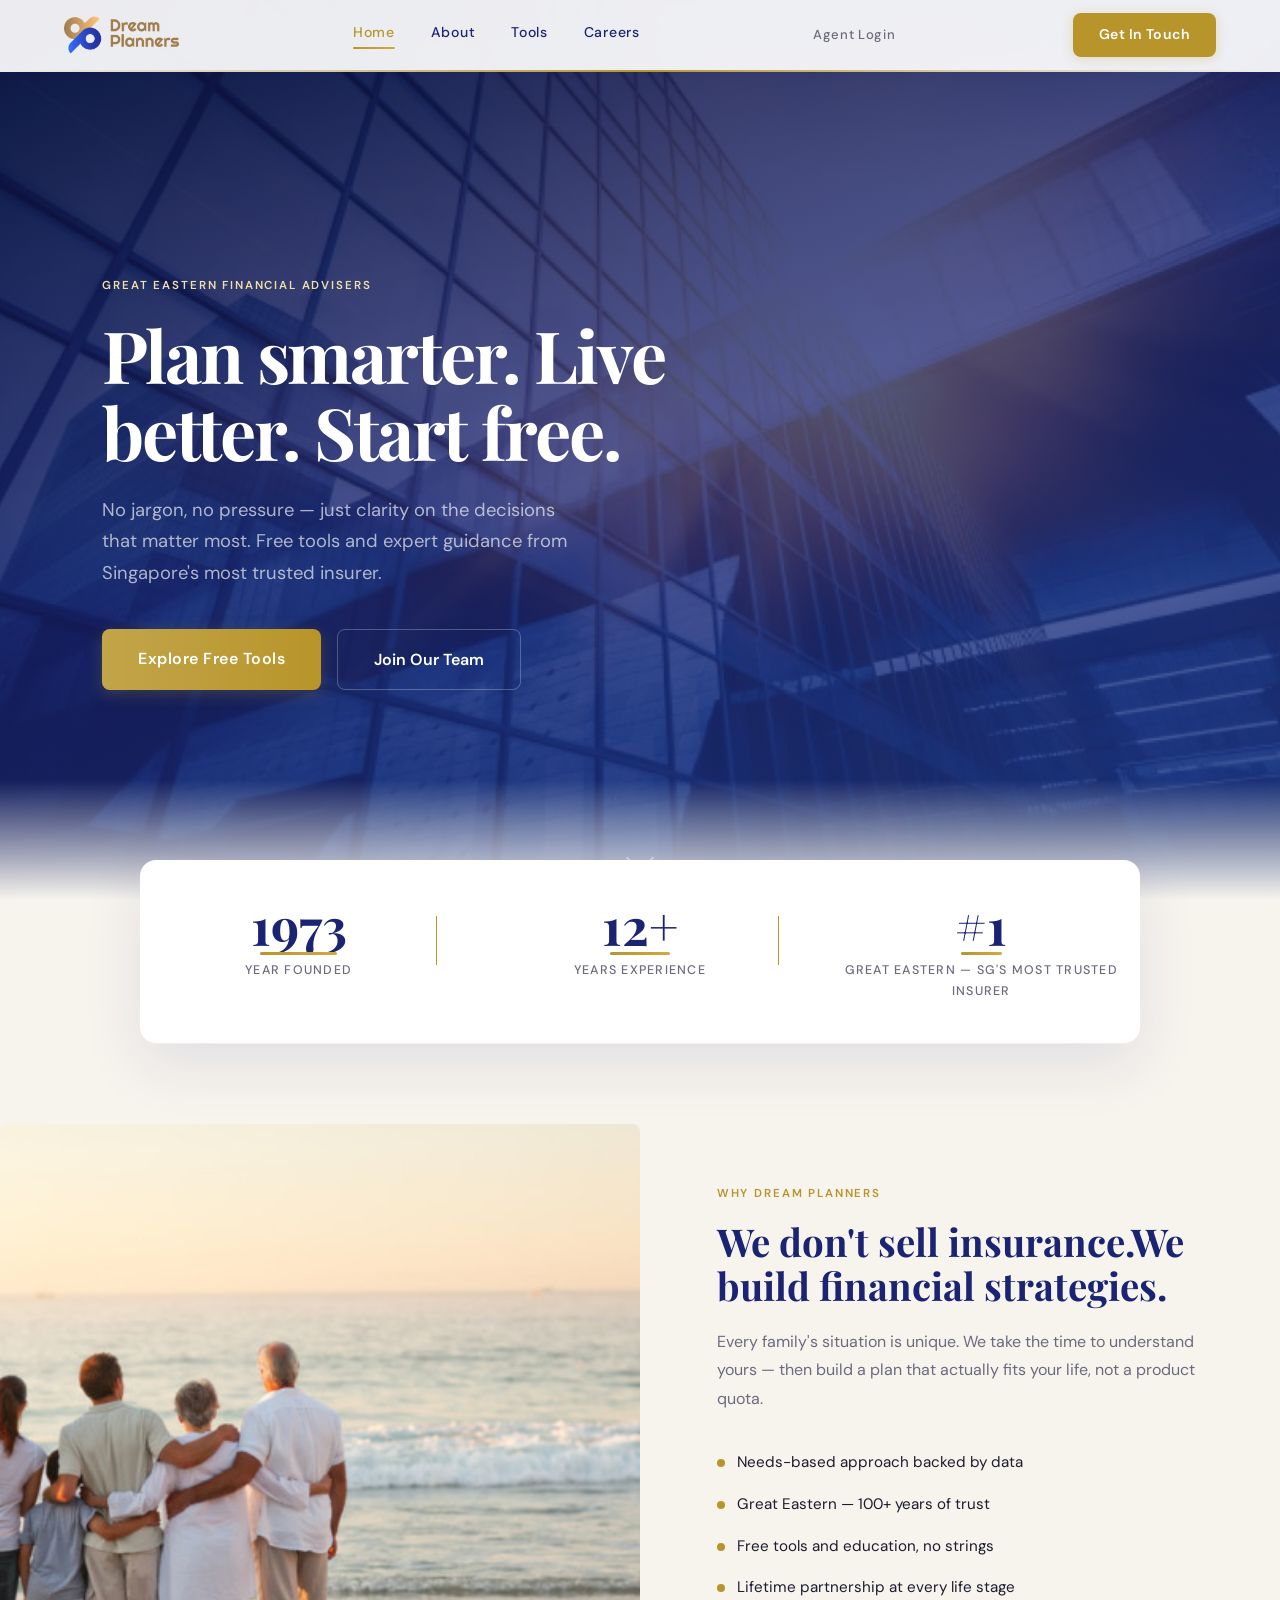
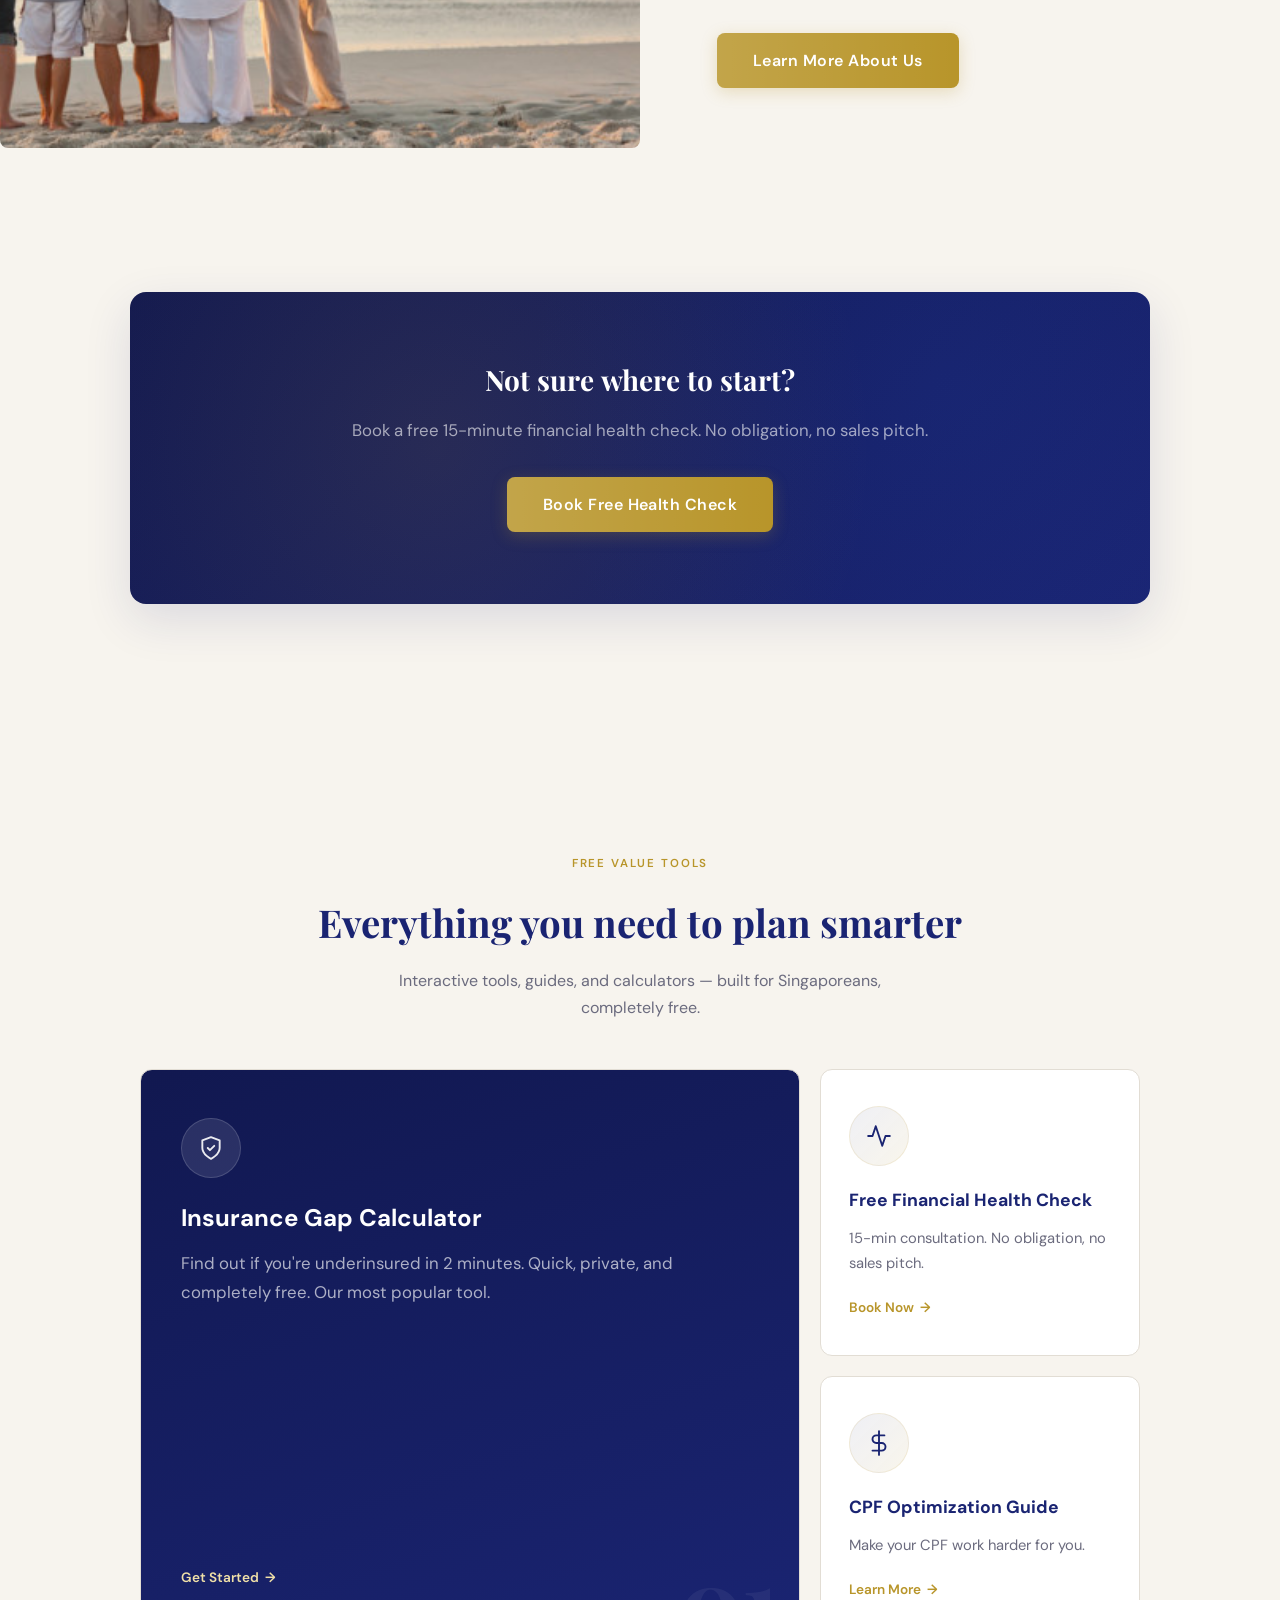
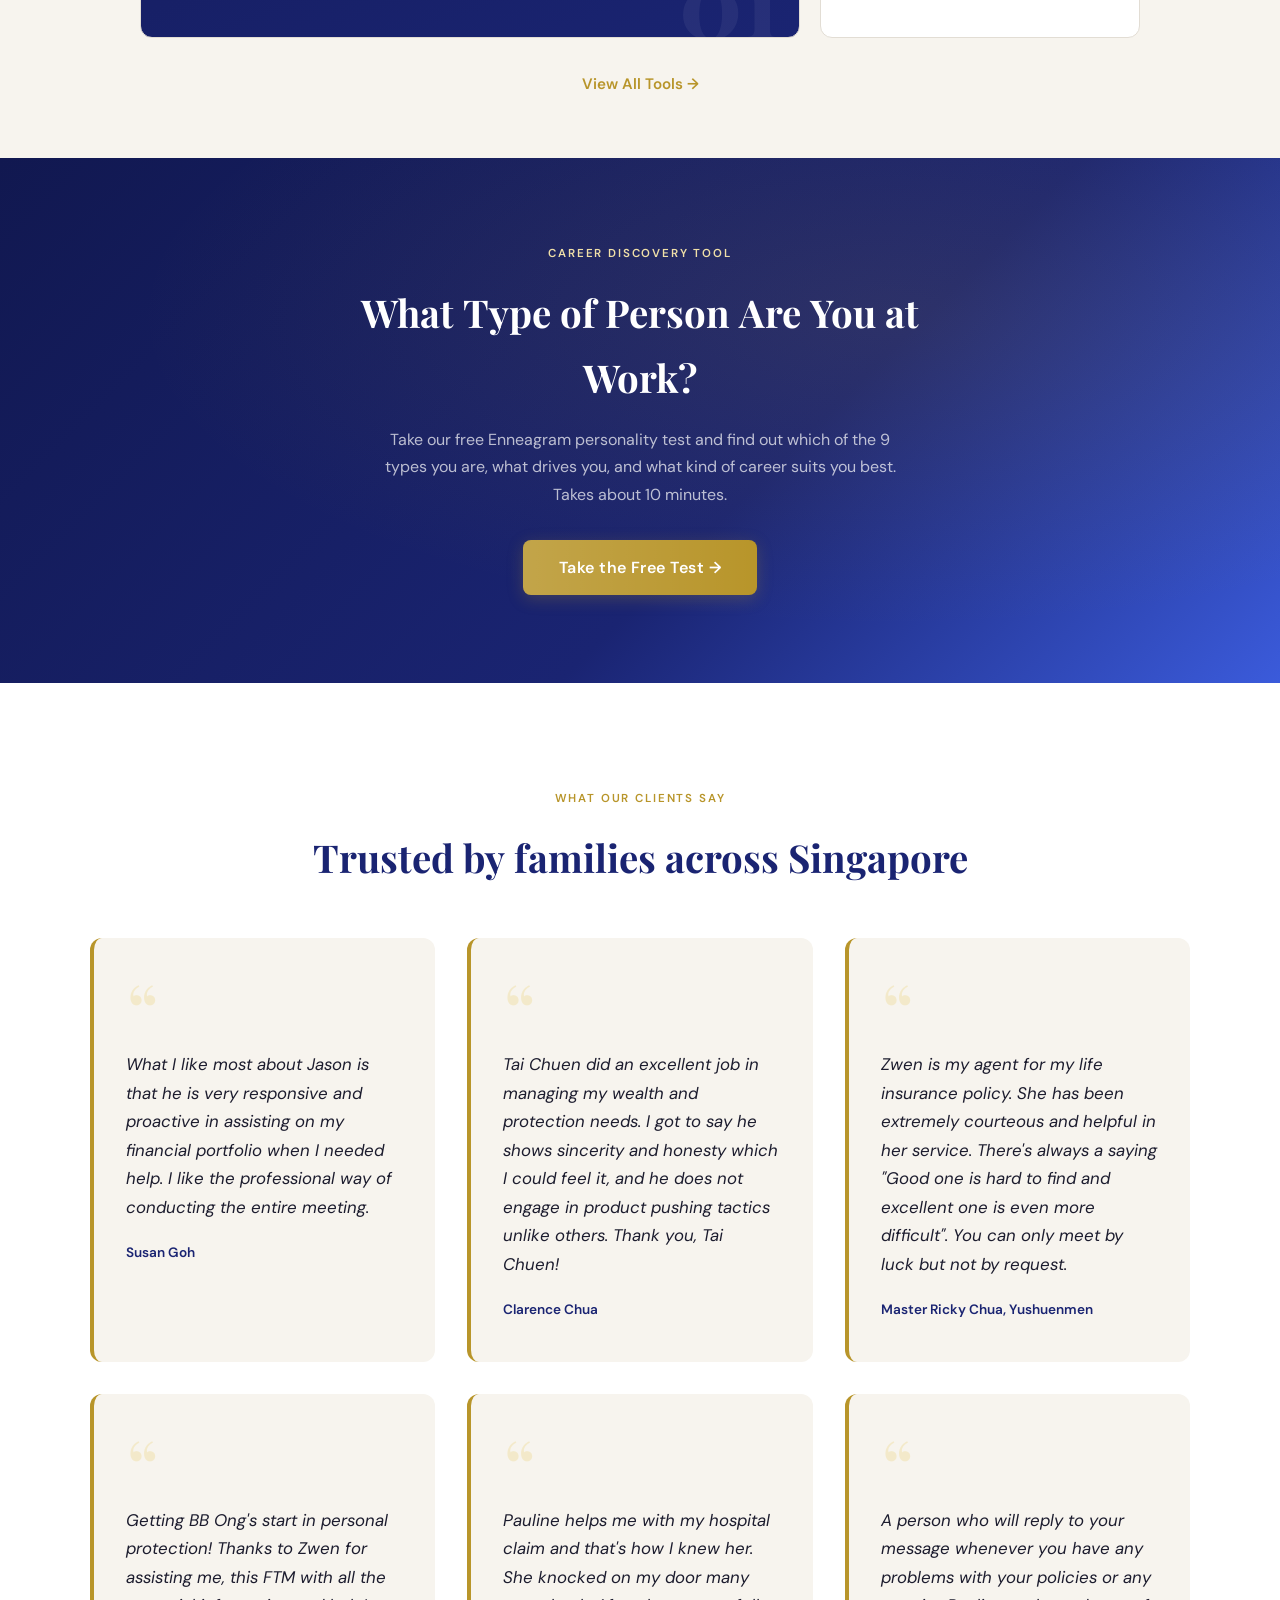
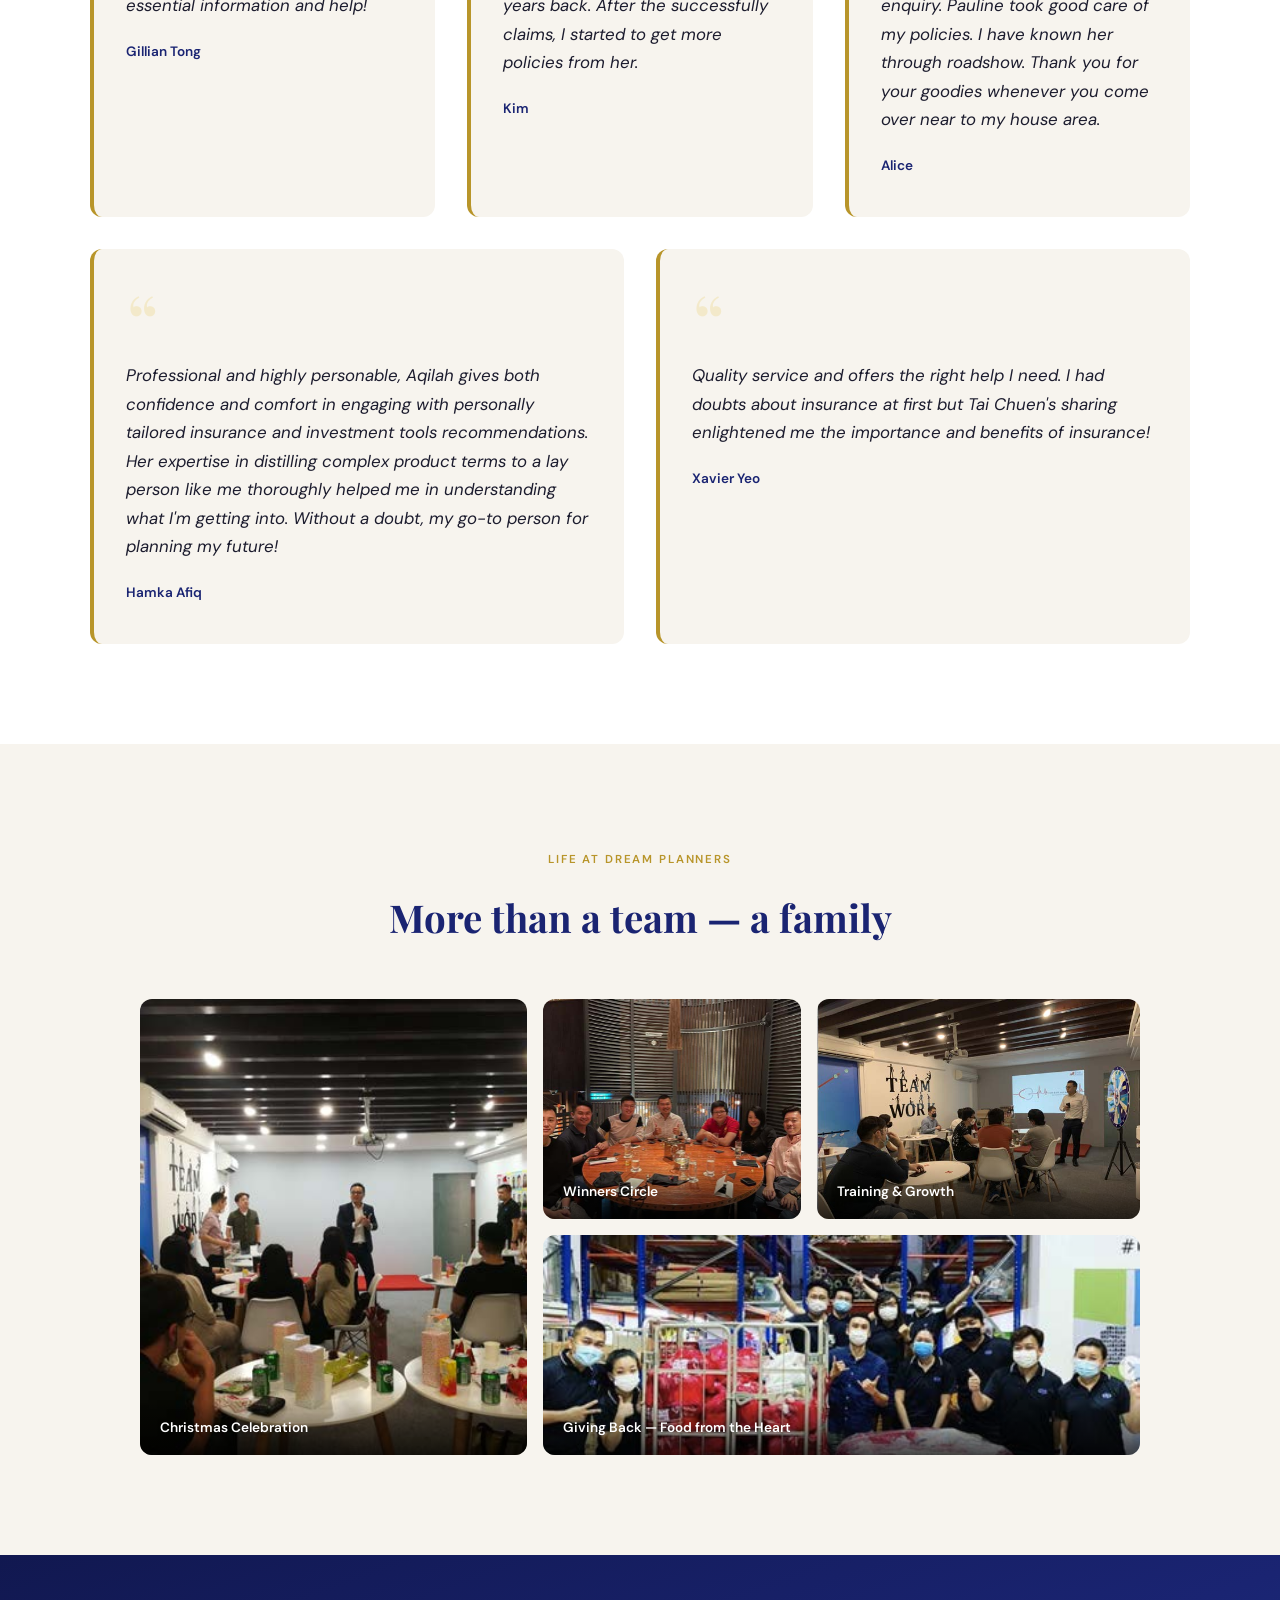
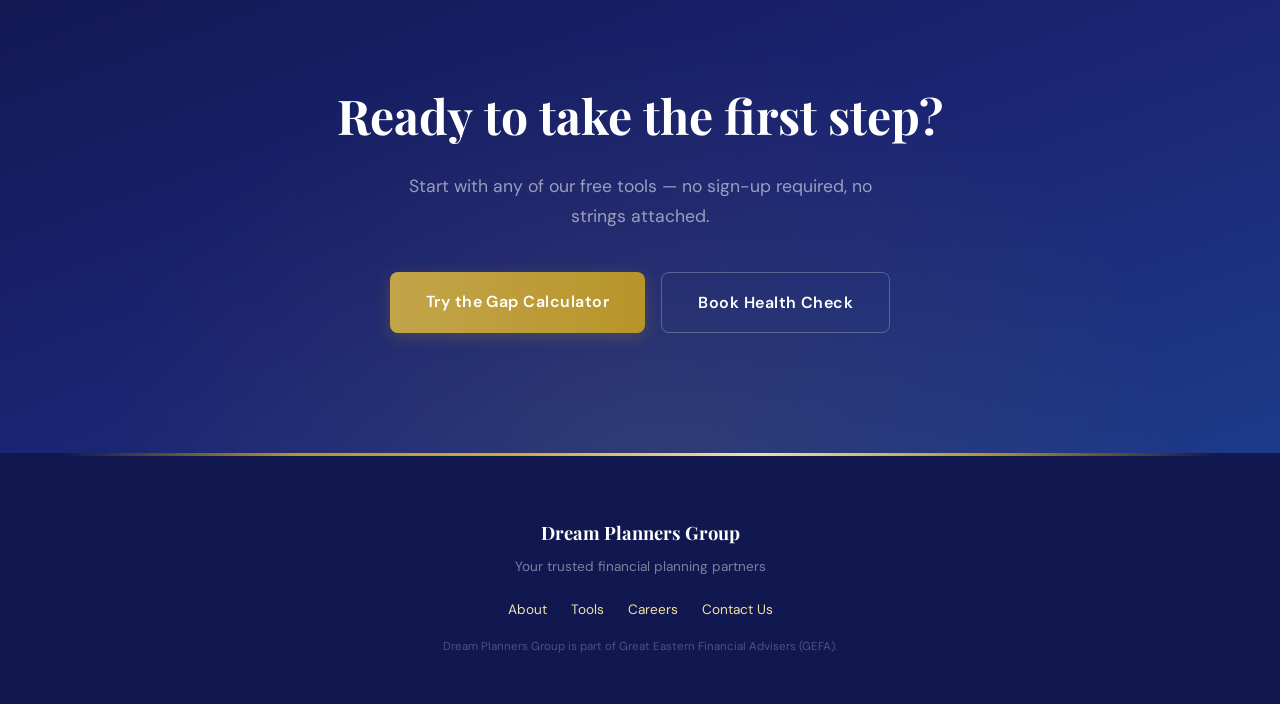
<file: index.html>
<!DOCTYPE html>
<html lang="en">
<head>
    <meta charset="UTF-8">
    <link rel="icon" type="image/png" href="logo.png">
    <meta name="viewport" content="width=device-width, initial-scale=1.0">
    <title>Dream Planners Group — Your Trusted Financial Planning Partners</title>
    <link rel="stylesheet" href="style.css">
    <style>
        /* === HOMEPAGE-SPECIFIC PREMIUM OVERRIDES === */

        /* HERO — full screen, cinematic */
        .home-hero {
            min-height: 100vh;
            background: linear-gradient(160deg, rgba(11,15,55,0.92) 0%, rgba(26,36,114,0.75) 50%, rgba(30,58,138,0.85) 100%), url('images/hero-building.jpg') center/cover no-repeat fixed;
            display: flex; align-items: center; justify-content: flex-start;
            text-align: left; padding: 140px 8vw 80px;
            position: relative; overflow: hidden;
        }
        .home-hero::after {
            content: ''; position: absolute; bottom: 0; left: 0; right: 0;
            height: 120px;
            background: linear-gradient(to top, var(--cream), transparent);
            z-index: 1;
        }
        .home-hero-content { position: relative; z-index: 2; max-width: 650px; }
        .home-hero-content .dpg-section-label { color: var(--gold-pale); margin-bottom: 20px; }
        .home-hero-content h1 {
            font-size: clamp(2.5rem, 6vw, 4.5rem); font-weight: 700;
            color: var(--white); line-height: 1.08; margin-bottom: 24px;
            letter-spacing: -0.03em;
        }
        .home-hero-content h1 em {
            font-style: normal; color: var(--gold-pale);
            text-decoration: underline; text-decoration-color: var(--gold);
            text-underline-offset: 6px; text-decoration-thickness: 3px;
        }
        .home-hero-content p {
            font-size: 1.15rem; color: rgba(255,255,255,0.65); max-width: 480px;
            margin-bottom: 40px; line-height: 1.7;
        }
        .home-hero-btns { display: flex; gap: 16px; flex-wrap: wrap; }
        .home-hero-btns .dpg-btn { padding: 16px 36px; font-size: 1rem; text-decoration: none; }
        .btn-ghost {
            background: transparent; border: 1px solid rgba(255,255,255,0.25);
            color: var(--white); padding: 16px 36px; font-size: 1rem;
            text-decoration: none; border-radius: var(--radius-sm, 8px);
            font-family: 'DM Sans', sans-serif; font-weight: 600;
            transition: all 0.3s ease; cursor: pointer; display: inline-block;
        }
        .btn-ghost:hover { background: rgba(255,255,255,0.1); border-color: var(--gold-pale); }

        /* WAVE DIVIDER */
        .wave-divider { width: 100%; line-height: 0; margin-top: -1px; }
        .wave-divider svg { display: block; width: 100%; height: auto; }

        /* TRUST BAR — horizontal with big numbers */
        .home-trust {
            display: grid; grid-template-columns: repeat(3, 1fr); align-items: start;
            max-width: 1000px; margin: -40px auto 0; position: relative; z-index: 10;
            background: var(--white); border-radius: var(--radius-lg, 16px);
            box-shadow: 0 20px 60px rgba(26,36,114,0.1);
            padding: 40px 20px;
        }
        .home-trust-item { text-align: center; position: relative; }
        .home-trust-item:not(:last-child)::after {
            content: ''; position: absolute; right: 0; top: 20%; height: 60%;
            width: 1px; background: var(--gold, #b8952a);
        }
        .home-trust-num {
            font-family: 'Playfair Display', serif; font-size: clamp(2rem, 4vw, 3.5rem);
            font-weight: 700; color: var(--navy); line-height: 1;
        }
        .home-trust-label {
            font-size: 0.78rem; color: var(--muted); margin-top: 6px;
            text-transform: uppercase; letter-spacing: 0.1em; font-weight: 500;
        }

        /* SPLIT SECTION — image left, text right (or reversed) */
        .split-section {
            display: grid; grid-template-columns: 1fr 1fr; gap: 0;
            min-height: 500px; overflow: hidden;
        }
        .split-section.reverse { direction: rtl; }
        .split-section.reverse > * { direction: ltr; }
        .split-img {
            overflow: hidden; position: relative;
        }
        .split-img img {
            width: 100%; height: 100%; object-fit: cover;
            transition: transform 0.6s cubic-bezier(0.16, 1, 0.3, 1);
        }
        .split-img:hover img { transform: scale(1.04); }
        .split-text {
            display: flex; flex-direction: column; justify-content: center;
            padding: 60px 6vw;
        }
        .split-text .dpg-section-label { margin-bottom: 16px; }
        .split-text h2 {
            font-size: clamp(1.6rem, 3vw, 2.4rem); font-weight: 700;
            color: var(--navy); line-height: 1.15; margin-bottom: 20px;
        }
        .split-text p { color: var(--muted); font-size: 1rem; line-height: 1.8; margin-bottom: 16px; }
        .split-text .feature-list { list-style: none; padding: 0; margin: 12px 0 24px; }
        .split-text .feature-list li {
            padding: 8px 0; font-size: 0.95rem; color: var(--text);
            display: flex; align-items: center; gap: 12px;
        }
        .split-text .feature-list li::before {
            content: ''; width: 8px; height: 8px; border-radius: 50%;
            background: var(--gold); flex-shrink: 0;
        }

        /* DARK SECTION */
        .dark-section {
            background: linear-gradient(160deg, var(--navy-dark) 0%, var(--navy) 100%);
            padding: 100px 5vw; position: relative; overflow: hidden;
        }
        .dark-section::before {
            content: ''; position: absolute; top: -50%; right: -20%;
            width: 600px; height: 600px; border-radius: 50%;
            background: radial-gradient(circle, rgba(184,149,42,0.08), transparent 70%);
        }
        .dark-section h2 { color: var(--white); }
        .dark-section p { color: rgba(255,255,255,0.6); }
        .dark-section .dpg-section-label { color: var(--gold-pale); }

        /* BENTO GRID — mixed sizes for tools */
        .bento-grid {
            display: grid; gap: 20px; max-width: 1000px; margin: 0 auto;
            grid-template-columns: repeat(3, 1fr);
            grid-template-rows: auto auto;
        }
        .bento-grid .bento-card {
            background: var(--white); border-radius: var(--radius-md, 12px);
            padding: 36px 28px; position: relative; overflow: hidden;
            border: 1px solid var(--border);
            transition: all 0.4s cubic-bezier(0.16, 1, 0.3, 1);
            text-decoration: none; color: inherit; display: flex; flex-direction: column;
        }
        .bento-grid .bento-card:hover {
            transform: translateY(-6px);
            box-shadow: 0 20px 50px rgba(26,36,114,0.12);
            border-color: var(--gold-pale);
        }
        .bento-grid .bento-featured {
            grid-column: span 2; grid-row: span 2;
            background: linear-gradient(160deg, var(--navy-dark), var(--navy));
            color: var(--white); padding: 48px 40px;
        }
        .bento-featured .dpg-card-title { color: var(--white); font-size: 1.5rem; }
        .bento-featured .dpg-card-desc { color: rgba(255,255,255,0.65); font-size: 1.05rem; }
        .bento-featured .dpg-card-btn { color: var(--gold-pale); }
        .bento-featured .bento-number {
            font-family: 'Playfair Display', serif; font-size: 6rem;
            font-weight: 800; color: rgba(255,255,255,0.06); position: absolute;
            bottom: -10px; right: 20px; line-height: 1;
        }
        .bento-card .dpg-icon-circle { margin-bottom: 20px; }
        .bento-card .dpg-card-title { margin-bottom: 10px; }
        .bento-card .dpg-card-desc { flex: 1; margin-bottom: 20px; }
        .bento-featured .dpg-icon-circle { background: rgba(255,255,255,0.1); border-color: rgba(255,255,255,0.15); }
        .bento-featured .dpg-icon-circle svg { stroke: rgba(255,255,255,0.9); }

        /* TESTIMONIAL — editorial style */
        .testimonial-section { padding: 100px 5vw; background: var(--white); }
        .testimonial-marquee {
            display: flex; gap: 32px; max-width: 1100px; margin: 0 auto;
        }
        .testimonial-card {
            flex: 1; min-width: 300px; padding: 40px 32px;
            background: var(--cream); border-radius: var(--radius-md, 12px);
            position: relative; border-left: 4px solid var(--gold);
        }
        .testimonial-card .quote-mark {
            font-family: 'Playfair Display', serif; font-size: 5rem;
            color: var(--gold-pale); line-height: 0.8; margin-bottom: 8px;
            opacity: 0.5;
        }
        .testimonial-card p {
            font-size: 1.05rem; color: var(--text); line-height: 1.7;
            font-style: italic; margin-bottom: 20px;
        }
        .testimonial-card cite {
            font-style: normal; font-size: 0.85rem; font-weight: 600;
            color: var(--navy); display: block;
        }
        .testimonial-card .cite-role {
            font-weight: 400; color: var(--muted); font-size: 0.8rem;
        }

        /* CULTURE — overlapping photo grid */
        .culture-section { padding: 100px 5vw; overflow: hidden; }
        .culture-grid {
            display: grid; grid-template-columns: 1.2fr 0.8fr 1fr;
            grid-template-rows: 220px 220px;
            gap: 16px; max-width: 1000px; margin: 0 auto;
        }
        .culture-grid .culture-item {
            border-radius: var(--radius-md, 12px); overflow: hidden; position: relative;
        }
        .culture-grid .culture-item img {
            width: 100%; height: 100%; object-fit: cover;
            transition: transform 0.5s ease;
        }
        .culture-grid .culture-item:hover img { transform: scale(1.06); }
        .culture-grid .culture-item .culture-label {
            position: absolute; bottom: 0; left: 0; right: 0;
            padding: 16px 20px; background: linear-gradient(to top, rgba(0,0,0,0.7), transparent);
            color: white; font-size: 0.85rem; font-weight: 600;
        }
        .culture-grid .culture-tall { grid-row: span 2; }
        .culture-grid .culture-wide { grid-column: span 2; }

        /* FINAL CTA — full width, dramatic */
        .home-final-cta {
            background: linear-gradient(160deg, var(--navy-dark), var(--navy), #1e3a8a);
            padding: 120px 5vw; text-align: center; position: relative; overflow: hidden;
        }
        .home-final-cta::before {
            content: ''; position: absolute; inset: 0;
            background: radial-gradient(ellipse at 50% 100%, rgba(184,149,42,0.12), transparent 60%);
        }
        .home-final-cta > * { position: relative; z-index: 1; }
        .home-final-cta h2 {
            font-size: clamp(2rem, 4vw, 3rem); color: var(--white);
            margin-bottom: 16px;
        }
        .home-final-cta p {
            color: rgba(255,255,255,0.55); font-size: 1.1rem;
            max-width: 500px; margin: 0 auto 40px;
        }

        /* RESPONSIVE */
        @media (max-width: 768px) {
            .home-hero { padding: 120px 24px 80px; text-align: center; }
            .home-hero-content { max-width: 100%; }
            .home-hero-content p { max-width: 100%; }
            .home-hero-btns { justify-content: center; }
            .home-trust { grid-template-columns: repeat(2, 1fr); margin: -30px 16px 0; gap: 24px; padding: 32px 16px; }
            .home-trust-item:nth-child(2)::after { display: none; }
            .split-section { grid-template-columns: 1fr; min-height: auto; }
            .split-section.reverse { direction: ltr; }
            .split-img { height: 300px; }
            .split-text { padding: 40px 24px; }
            .bento-grid { grid-template-columns: 1fr; }
            .bento-grid .bento-featured { grid-column: span 1; grid-row: span 1; }
            .testimonial-marquee { flex-direction: column; }
            .culture-grid { grid-template-columns: 1fr 1fr; grid-template-rows: auto; }
            .culture-grid .culture-tall { grid-row: span 1; }
            .home-final-cta > div { flex-direction: column; align-items: center; }
        }
        @media (max-width: 480px) {
            .home-hero { padding: 100px 20px 60px; }
            .home-hero-btns { flex-direction: column; align-items: center; }
            .btn-ghost { width: 100%; text-align: center; padding: 14px 24px; }
            .home-trust { grid-template-columns: 1fr; margin: -20px 16px 0; }
            .home-trust-item::after { display: none !important; }
            .culture-grid { grid-template-columns: 1fr; grid-template-rows: auto; grid-auto-rows: 220px; }
            .culture-grid .culture-item, .culture-grid .culture-wide { grid-column: 1; grid-row: auto; height: 220px; }
            .culture-grid .culture-tall { grid-row: span 1; }
            .home-final-cta { padding: 48px 20px; }
            .home-final-cta h2 { font-size: 1.5rem; }
            .home-final-cta .dpg-btn, .home-final-cta .btn-ghost { width: 100%; text-align: center; }
        }
    </style>
</head>
<body>

<nav class="dpg-nav">
    <a class="dpg-nav-logo" href="index.html"><img src="logo.png" alt="Dream Planners Group"></a>
    <div class="dpg-nav-links">
        <a href="index.html" class="active">Home</a>
        <a href="about.html">About</a>
        <a href="tools.html">Tools</a>
        <a href="careers.html">Careers</a>
    </div>
    <a href="agent-login.html" class="dpg-nav-agent-login">Agent Login</a>
    <a href="contact.html" class="dpg-nav-cta">Get In Touch</a>
    <button class="dpg-hamburger" onclick="document.querySelector('.dpg-hamburger').classList.toggle('open'); document.querySelector('.dpg-mobile-menu').classList.toggle('open');">
        <span></span><span></span><span></span>
    </button>
</nav>
<div class="dpg-mobile-menu">
    <a href="index.html" class="active">Home</a>
    <a href="about.html">About</a>
    <a href="tools.html">Tools</a>
    <a href="careers.html">Careers</a>
    <a href="agent-login.html">Agent Login</a>
    <a href="contact.html">Get In Touch</a>
</div>

<!-- ====== HERO ====== -->
<section class="home-hero">
    <div class="home-hero-content dpg-fade-in">
        <div class="dpg-section-label">Great Eastern Financial Advisers</div>
        <h1>Plan smarter. <br>Live better. <br>Start <em>free</em>.</h1>
        <p>No jargon, no pressure — just clarity on the decisions that matter most. Free tools and expert guidance from Singapore's most trusted insurer.</p>
        <div class="home-hero-btns">
            <a href="#tools" class="dpg-btn">Explore Free Tools</a>
            <a href="careers.html" class="btn-ghost">Join Our Team</a>
        </div>
    </div>
    <div class="dpg-scroll-indicator"><span></span></div>
</section>

<!-- ====== TRUST BAR (floating card) ====== -->
<div class="home-trust dpg-trust-bar dpg-fade-in">
    <div class="home-trust-item">
        <div class="home-trust-num dpg-trust-number">2013</div>
        <div class="home-trust-label">Year Founded</div>
    </div>
    <div class="home-trust-item">
        <div class="home-trust-num dpg-trust-number">12+</div>
        <div class="home-trust-label">Years Experience</div>
    </div>
    <div class="home-trust-item">
        <div class="home-trust-num dpg-trust-number">#1</div>
        <div class="home-trust-label">Great Eastern — SG's Most Trusted Insurer</div>
    </div>
</div>

<!-- ====== SPLIT: WHY US (image left, text right) ====== -->
<div class="split-section dpg-fade-in" style="margin-top: 80px;">
    <div class="split-img">
        <img src="images/family-beach.jpg" alt="Family financial planning">
    </div>
    <div class="split-text">
        <div class="dpg-section-label">Why Dream Planners</div>
        <h2>We don't sell insurance.<br>We build financial strategies.</h2>
        <p>Every family's situation is unique. We take the time to understand yours — then build a plan that actually fits your life, not a product quota.</p>
        <ul class="feature-list">
            <li>Needs-based approach backed by data</li>
            <li>Great Eastern — 100+ years of trust</li>
            <li>Free tools and education, no strings</li>
            <li>Lifetime partnership at every life stage</li>
        </ul>
        <a href="about.html" class="dpg-btn" style="text-decoration:none; width:fit-content;">Learn More About Us</a>
    </div>
</div>

<!-- ====== CTA BANNER ====== -->
<div class="dpg-container dpg-fade-in">
    <div class="dpg-cta-banner">
        <h2>Not sure where to start?</h2>
        <p>Book a free 15-minute financial health check. No obligation, no sales pitch.</p>
        <a href="health-check.html" class="dpg-btn" style="text-decoration:none;">Book Free Health Check</a>
    </div>
</div>


<!-- ====== TOOLS — BENTO GRID ====== -->
<div id="tools" style="padding: 100px 5vw 60px;">
    <div style="text-align:center; margin-bottom:48px;">
        <div class="dpg-section-label">Free Value Tools</div>
        <h2 style="font-size: clamp(1.6rem, 3vw, 2.4rem); font-weight:700; color:var(--navy); margin-bottom:12px;">Everything you need to plan smarter</h2>
        <p style="color:var(--muted); max-width:500px; margin:0 auto;">Interactive tools, guides, and calculators — built for Singaporeans, completely free.</p>
    </div>
    <div class="bento-grid dpg-fade-in">
        <a href="gap-calculator.html" class="bento-card bento-featured">
            <div class="dpg-icon-circle" style="background:rgba(255,255,255,0.1); border-color:rgba(255,255,255,0.15);"><svg xmlns="http://www.w3.org/2000/svg" viewBox="0 0 24 24" fill="none" stroke-linecap="round" stroke-linejoin="round"><path d="M12 22s8-4 8-10V5l-8-3-8 3v7c0 6 8 10 8 10z"/><polyline points="9 12 11 14 15 10"/></svg></div>
            <div class="dpg-card-title">Insurance Gap Calculator</div>
            <div class="dpg-card-desc">Find out if you're underinsured in 2 minutes. Quick, private, and completely free. Our most popular tool.</div>
            <span class="dpg-card-btn">Get Started <span class="arrow">&rarr;</span></span>
            <div class="bento-number">01</div>
        </a>
        <a href="health-check.html" class="bento-card">
            <div class="dpg-icon-circle"><svg xmlns="http://www.w3.org/2000/svg" viewBox="0 0 24 24" fill="none" stroke-linecap="round" stroke-linejoin="round"><polyline points="22 12 18 12 15 21 9 3 6 12 2 12"/></svg></div>
            <div class="dpg-card-title">Free Financial Health Check</div>
            <div class="dpg-card-desc">15-min consultation. No obligation, no sales pitch.</div>
            <span class="dpg-card-btn">Book Now <span class="arrow">&rarr;</span></span>
        </a>
        <a href="cpf-guide.html" class="bento-card">
            <div class="dpg-icon-circle"><svg xmlns="http://www.w3.org/2000/svg" viewBox="0 0 24 24" fill="none" stroke-linecap="round" stroke-linejoin="round"><line x1="12" y1="1" x2="12" y2="23"/><path d="M17 5H9.5a3.5 3.5 0 0 0 0 7h5a3.5 3.5 0 0 1 0 7H6"/></svg></div>
            <div class="dpg-card-title">CPF Optimization Guide</div>
            <div class="dpg-card-desc">Make your CPF work harder for you.</div>
            <span class="dpg-card-btn">Learn More <span class="arrow">&rarr;</span></span>
        </a>
    </div>
    <div style="text-align:center; margin-top:32px;">
        <a href="tools.html" style="color:var(--gold); font-weight:600; text-decoration:none; font-size:0.95rem;">View All Tools &rarr;</a>
    </div>
</div>

<!-- ====== ENNEAGRAM PROMO ====== -->
<div class="dpg-fade-in" style="background:linear-gradient(135deg,var(--navy-dark) 0%,var(--navy) 60%,var(--blue-mid) 100%); padding:80px 5vw; text-align:center; position:relative; overflow:hidden;">
    <div style="position:absolute;inset:0;background:radial-gradient(ellipse at 70% 30%,rgba(184,149,42,0.12),transparent 60%);pointer-events:none;"></div>
    <div style="position:relative;max-width:680px;margin:0 auto;">
        <div class="dpg-section-label" style="color:var(--gold-pale); margin-bottom:16px;">Career Discovery Tool</div>
        <h2 style="color:var(--white);font-size:clamp(1.6rem,3vw,2.4rem);font-weight:700;margin-bottom:16px;">What Type of Person Are You at Work?</h2>
        <p style="color:rgba(255,255,255,0.7);font-size:1rem;line-height:1.7;margin-bottom:32px;max-width:520px;margin-left:auto;margin-right:auto;">Take our free Enneagram personality test and find out which of the 9 types you are, what drives you, and what kind of career suits you best. Takes about 10 minutes.</p>
        <a href="enneagram.html" class="dpg-btn" style="text-decoration:none;padding:14px 36px;font-size:1rem;">Take the Free Test &rarr;</a>
    </div>
</div>

<!-- ====== TESTIMONIALS ====== -->
<div class="testimonial-section dpg-fade-in">
    <div style="text-align:center; margin-bottom:48px;">
        <div class="dpg-section-label">What Our Clients Say</div>
        <h2 style="font-size: clamp(1.6rem, 3vw, 2.4rem); font-weight:700; color:var(--navy);">Trusted by families across Singapore</h2>
    </div>
    <div class="testimonial-marquee" style="flex-wrap: wrap;">
        <div class="testimonial-card">
            <div class="quote-mark">&ldquo;</div>
            <p>What I like most about Jason is that he is very responsive and proactive in assisting on my financial portfolio when I needed help. I like the professional way of conducting the entire meeting.</p>
            <cite>Susan Goh</cite>
        </div>
        <div class="testimonial-card">
            <div class="quote-mark">&ldquo;</div>
            <p>Tai Chuen did an excellent job in managing my wealth and protection needs. I got to say he shows sincerity and honesty which I could feel it, and he does not engage in product pushing tactics unlike others. Thank you, Tai Chuen!</p>
            <cite>Clarence Chua</cite>
        </div>
        <div class="testimonial-card">
            <div class="quote-mark">&ldquo;</div>
            <p>Zwen is my agent for my life insurance policy. She has been extremely courteous and helpful in her service. There's always a saying "Good one is hard to find and excellent one is even more difficult". You can only meet by luck but not by request.</p>
            <cite>Master Ricky Chua, Yushuenmen</cite>
        </div>
        <div class="testimonial-card">
            <div class="quote-mark">&ldquo;</div>
            <p>Getting BB Ong's start in personal protection! Thanks to Zwen for assisting me, this FTM with all the essential information and help!</p>
            <cite>Gillian Tong</cite>
        </div>
        <div class="testimonial-card">
            <div class="quote-mark">&ldquo;</div>
            <p>Pauline helps me with my hospital claim and that's how I knew her. She knocked on my door many years back. After the successfully claims, I started to get more policies from her.</p>
            <cite>Kim</cite>
        </div>
        <div class="testimonial-card">
            <div class="quote-mark">&ldquo;</div>
            <p>A person who will reply to your message whenever you have any problems with your policies or any enquiry. Pauline took good care of my policies. I have known her through roadshow. Thank you for your goodies whenever you come over near to my house area.</p>
            <cite>Alice</cite>
        </div>
        <div class="testimonial-card">
            <div class="quote-mark">&ldquo;</div>
            <p>Professional and highly personable, Aqilah gives both confidence and comfort in engaging with personally tailored insurance and investment tools recommendations. Her expertise in distilling complex product terms to a lay person like me thoroughly helped me in understanding what I'm getting into. Without a doubt, my go-to person for planning my future!</p>
            <cite>Hamka Afiq</cite>
        </div>
        <div class="testimonial-card">
            <div class="quote-mark">&ldquo;</div>
            <p>Quality service and offers the right help I need. I had doubts about insurance at first but Tai Chuen's sharing enlightened me the importance and benefits of insurance!</p>
            <cite>Xavier Yeo</cite>
        </div>
    </div>
</div>

<!-- ====== CULTURE — overlapping photo grid ====== -->
<div class="culture-section dpg-fade-in">
    <div style="text-align:center; margin-bottom:48px;">
        <div class="dpg-section-label">Life at Dream Planners</div>
        <h2 style="font-size: clamp(1.6rem, 3vw, 2.4rem); font-weight:700; color:var(--navy);">More than a team — a family</h2>
    </div>
    <div class="culture-grid">
        <div class="culture-item culture-tall">
            <img src="images/christmas-party.jpg" alt="Christmas party">
            <div class="culture-label">Christmas Celebration</div>
        </div>
        <div class="culture-item">
            <img src="images/winners-circle.jpg" alt="Winners Circle dinner">
            <div class="culture-label">Winners Circle</div>
        </div>
        <div class="culture-item">
            <img src="images/training-session.jpg" alt="Training workshop">
            <div class="culture-label">Training &amp; Growth</div>
        </div>
        <div class="culture-item culture-wide">
            <img src="images/food-from-heart.jpg" alt="Food from the Heart volunteering">
            <div class="culture-label">Giving Back — Food from the Heart</div>
        </div>
    </div>
</div>

<!-- ====== FINAL CTA ====== -->
<div class="home-final-cta dpg-fade-in">
    <h2>Ready to take the first step?</h2>
    <p>Start with any of our free tools — no sign-up required, no strings attached.</p>
    <div style="display:flex; gap:16px; justify-content:center; flex-wrap:wrap;">
        <a href="gap-calculator.html" class="dpg-btn" style="text-decoration:none; padding:16px 36px;">Try the Gap Calculator</a>
        <a href="health-check.html" class="btn-ghost" style="padding:16px 36px; border-radius:8px; font-weight:600; font-family:'DM Sans',sans-serif; font-size:1rem; letter-spacing:0.03em; cursor:pointer; border:1px solid rgba(255,255,255,0.25); color:var(--white); text-decoration:none;">Book Health Check</a>
    </div>
</div>

<!-- FOOTER -->
<footer class="dpg-footer">
    <div class="dpg-footer-brand">Dream Planners Group</div>
    <div class="dpg-footer-tagline">Your trusted financial planning partners</div>
    <div style="display:flex; gap:24px; justify-content:center; flex-wrap:wrap; margin:16px 0;">
        <a href="about.html" style="color:var(--gold); text-decoration:none; font-size:0.85rem;">About</a>
        <a href="tools.html" style="color:var(--gold); text-decoration:none; font-size:0.85rem;">Tools</a>
        <a href="careers.html" style="color:var(--gold); text-decoration:none; font-size:0.85rem;">Careers</a>
        <a href="contact.html" style="color:var(--gold); text-decoration:none; font-size:0.85rem;">Contact Us</a>
    </div>
    <div class="dpg-footer-note">Dream Planners Group is part of Great Eastern Financial Advisers (GEFA).</div>
</footer>

<script>
const observer = new IntersectionObserver((entries) => {
    entries.forEach(entry => {
        if (entry.isIntersecting) entry.target.classList.add('visible');
    });
}, { threshold: 0.1 });
document.querySelectorAll('.dpg-fade-in').forEach(el => observer.observe(el));
</script>
<script src="premium.js"></script>

</body>
</html>
</file>
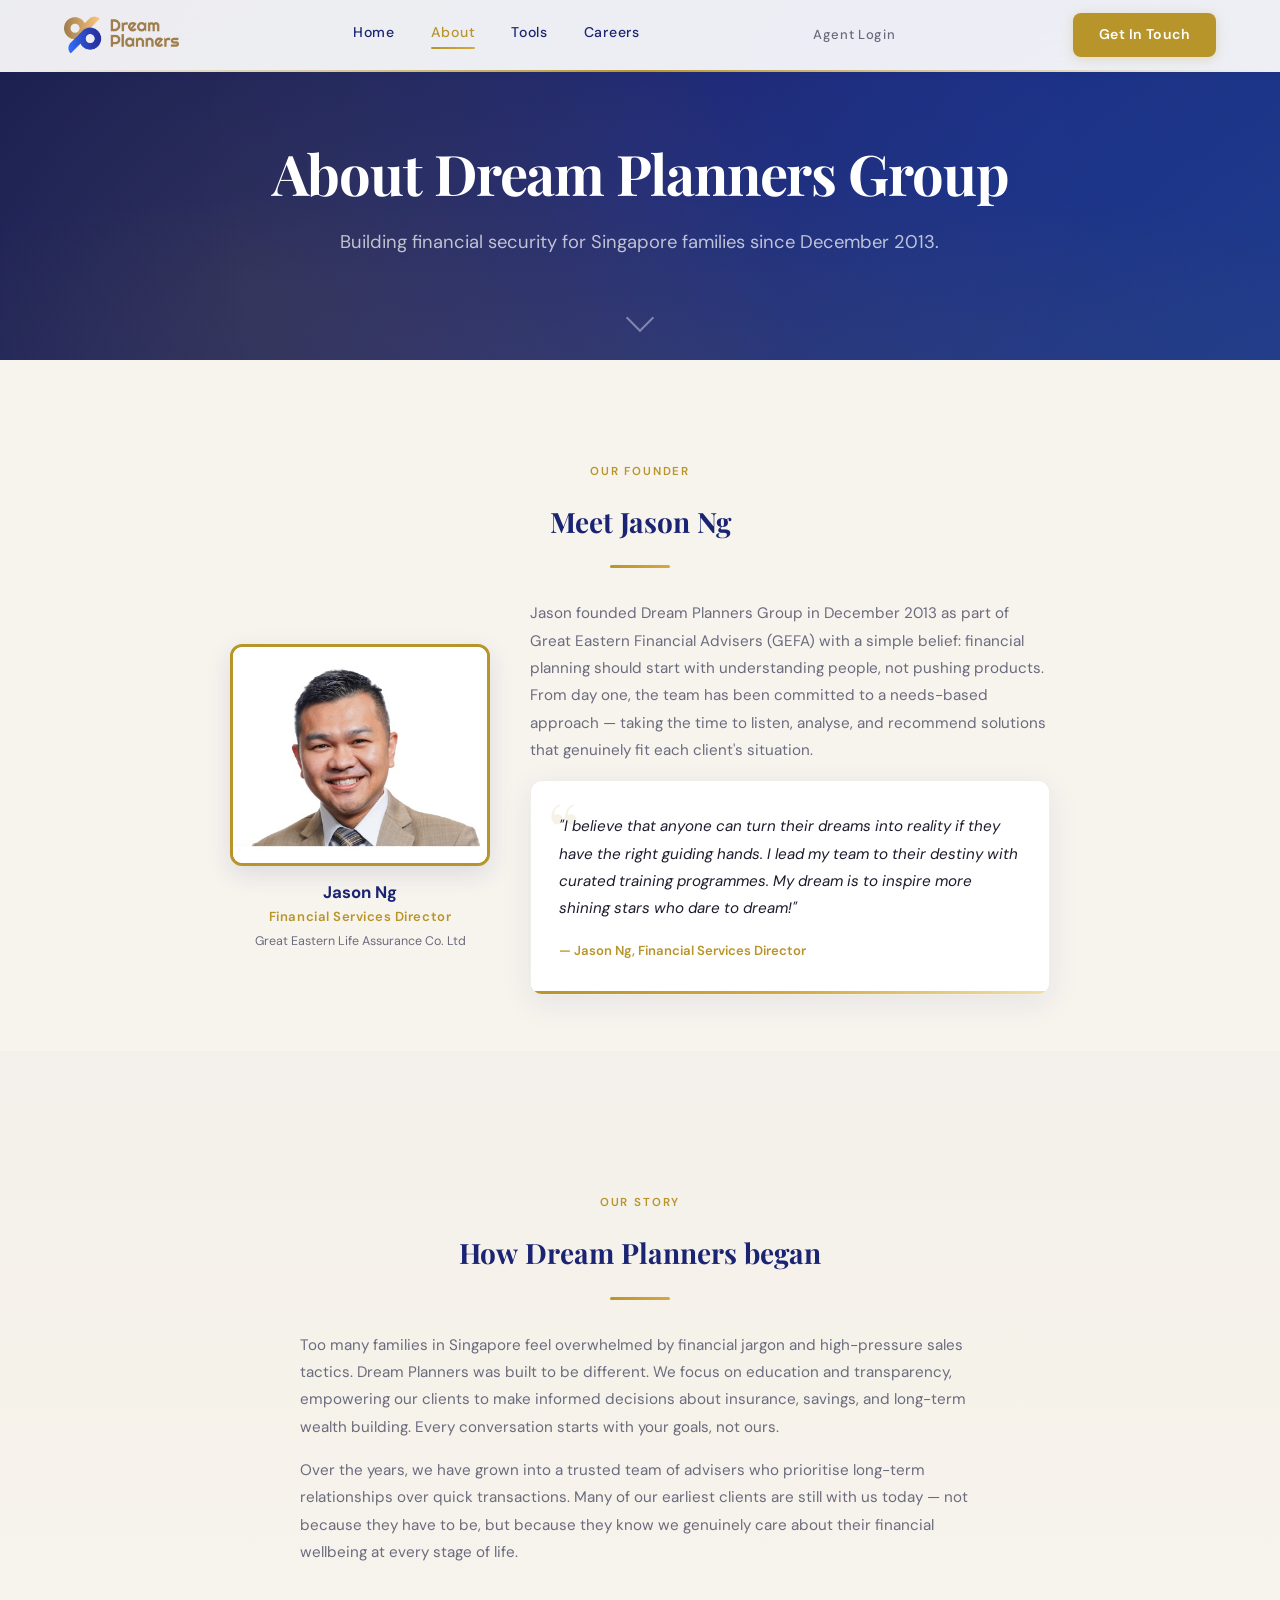
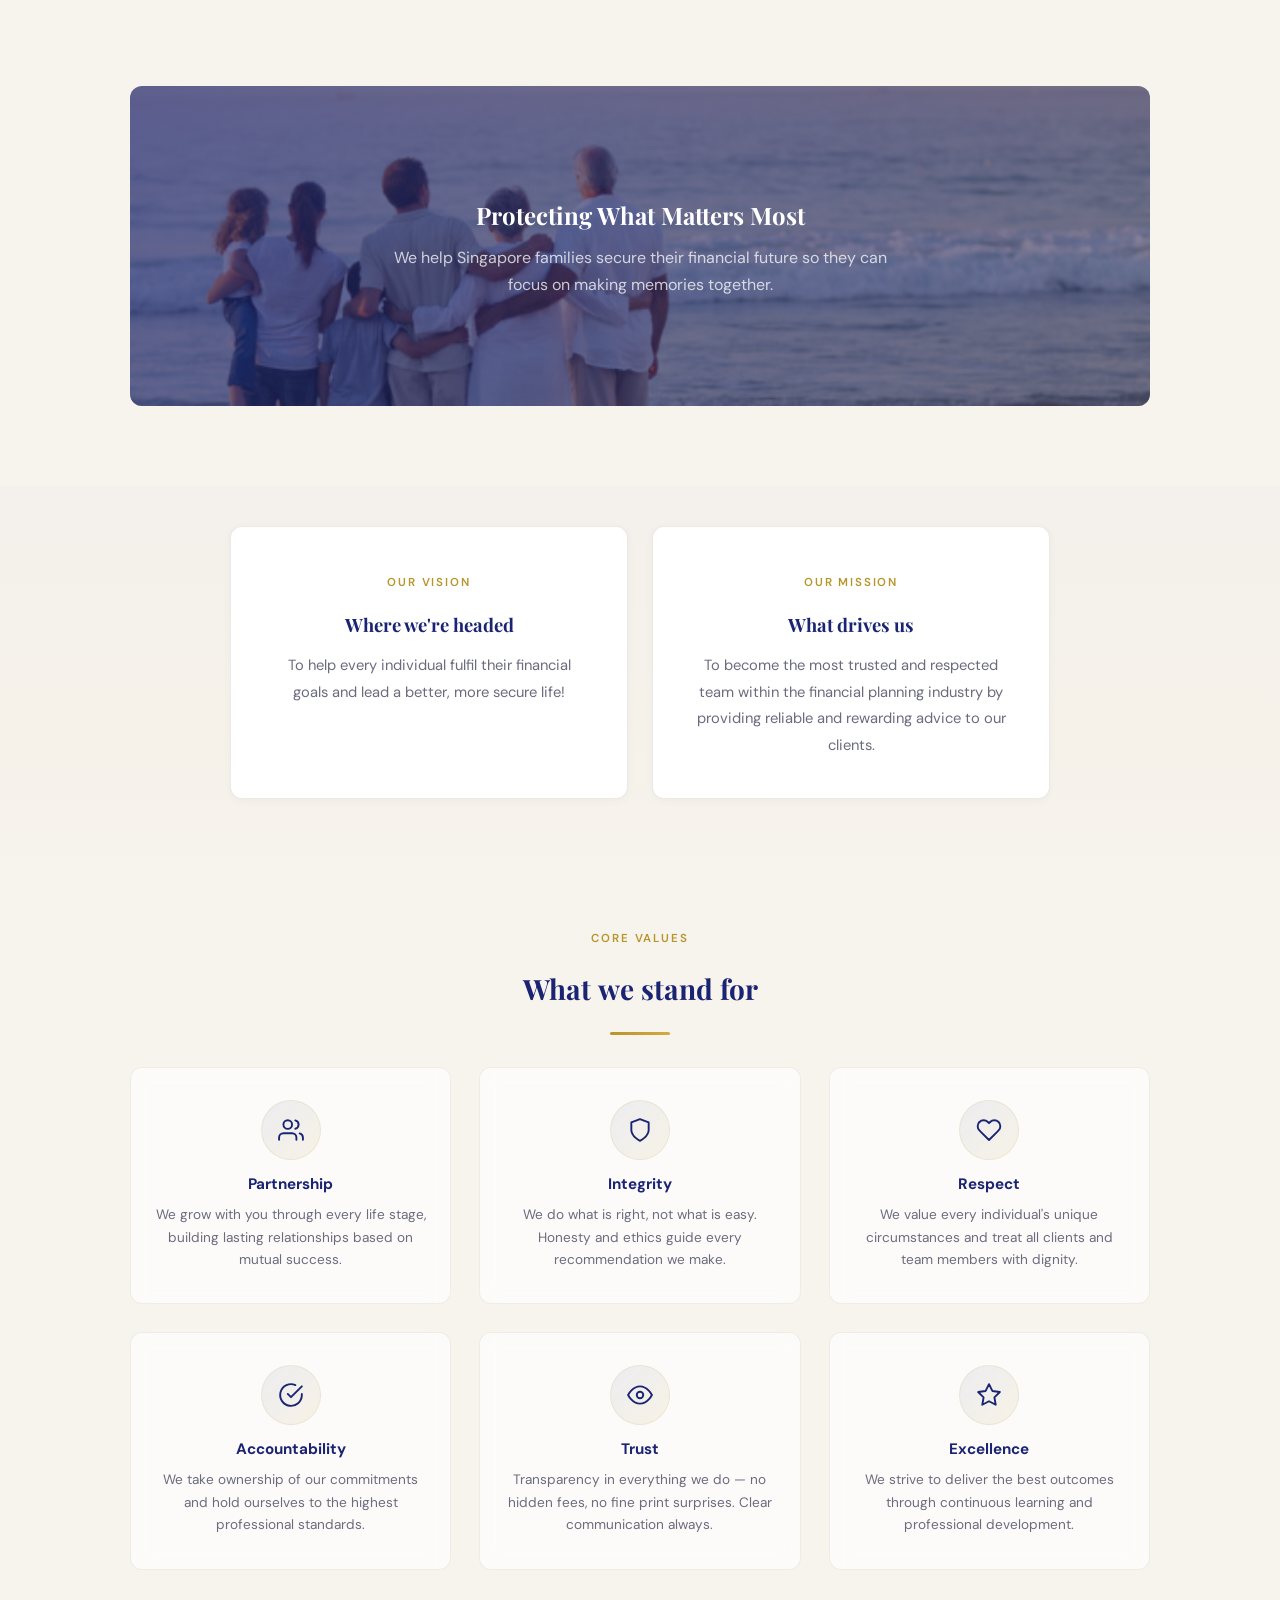
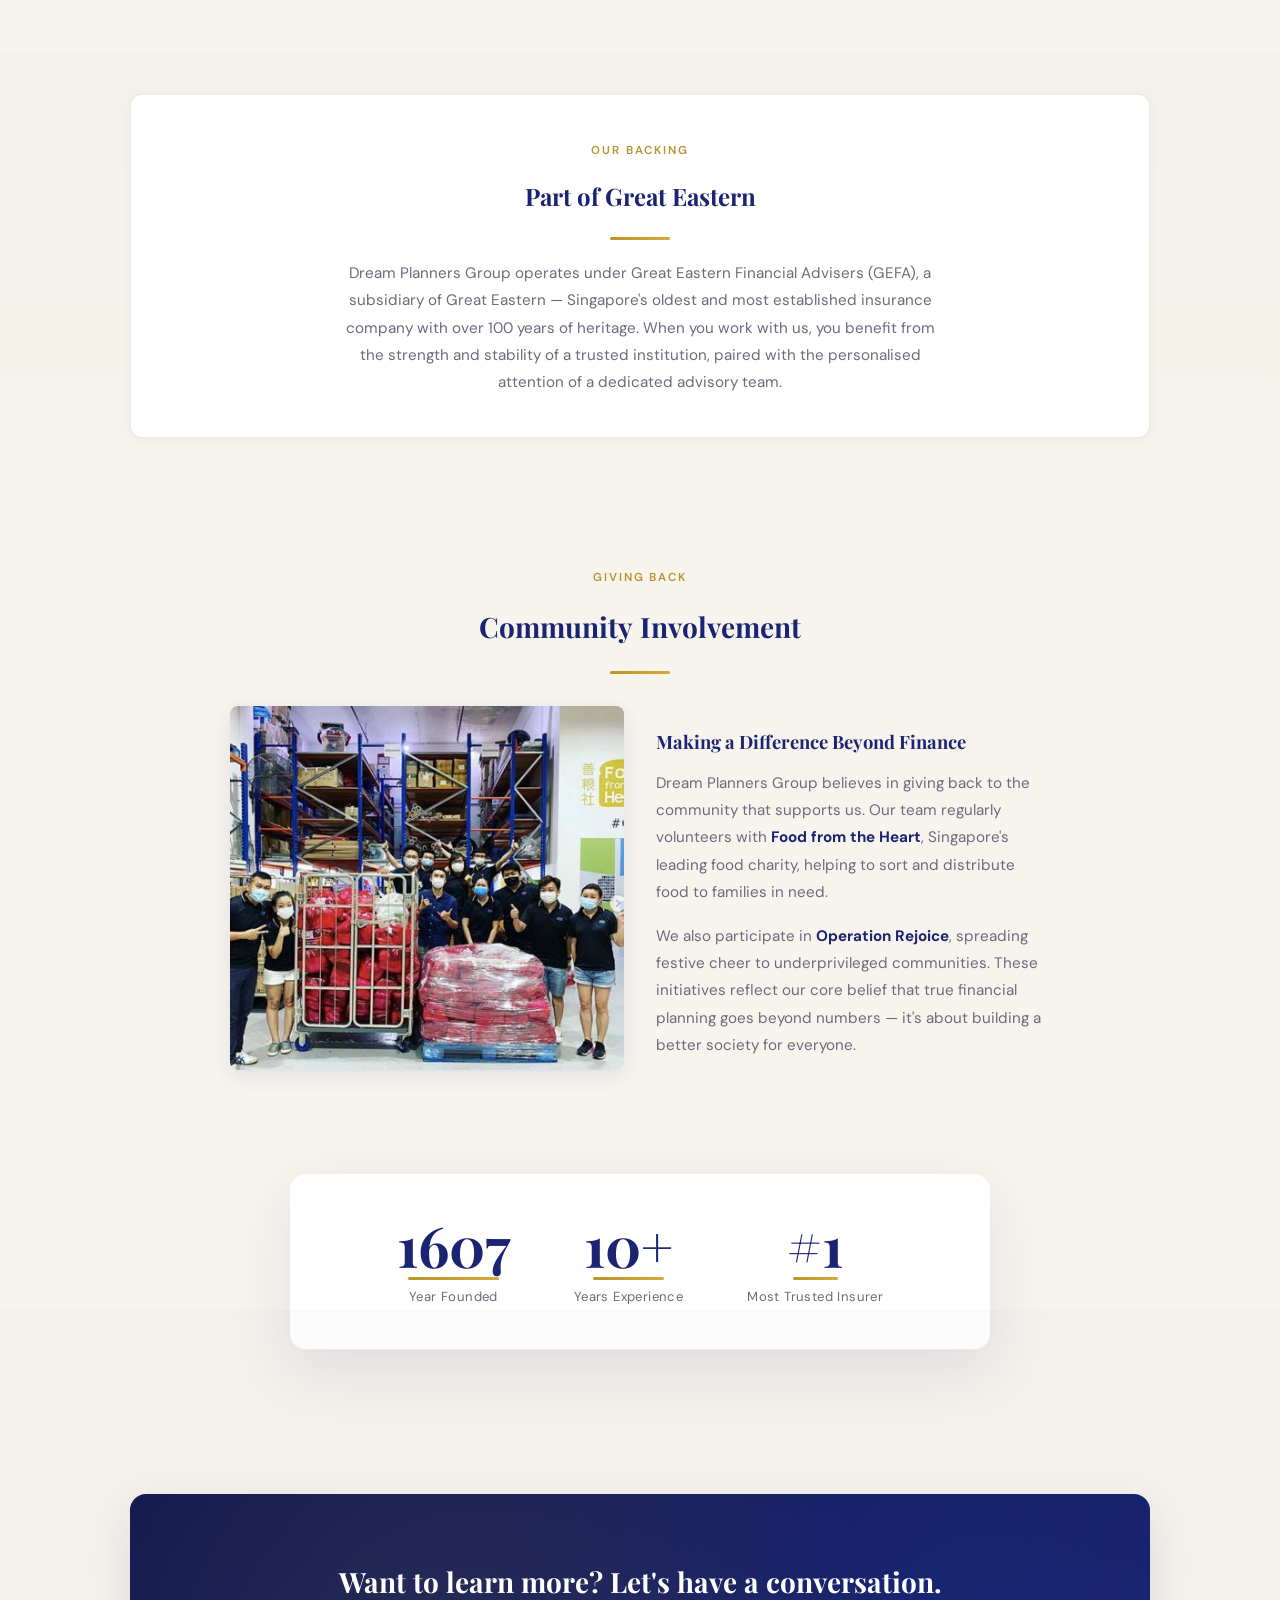
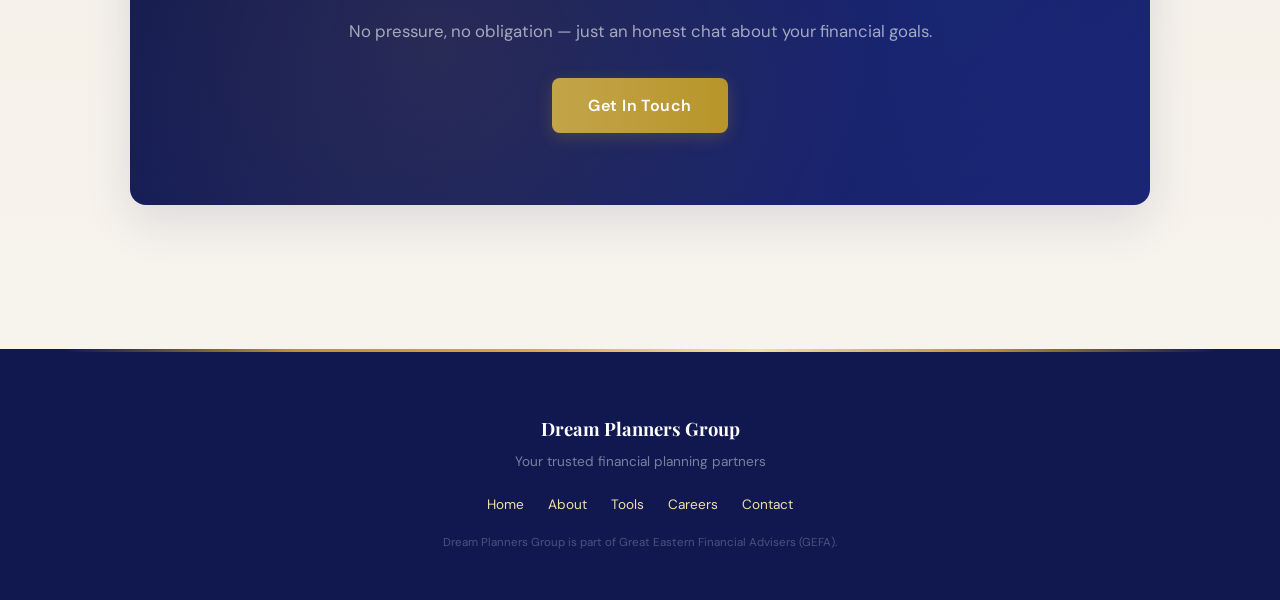
<file: about.html>
<!DOCTYPE html>
<html lang="en">
<head>
    <meta charset="UTF-8">
    <link rel="icon" type="image/png" href="logo.png">
    <meta name="viewport" content="width=device-width, initial-scale=1.0">
    <title>About — Dream Planners Group</title>
    <link rel="stylesheet" href="style.css">
    <style>
        .about-founder-wrap { display: flex; gap: 40px; align-items: center; max-width: 820px; margin: 0 auto; flex-wrap: wrap; }
        .about-founder-photo { flex: 0 0 260px; text-align: center; }
        .about-founder-bio { flex: 1; min-width: 280px; color: var(--muted); font-size: 0.95rem; line-height: 1.8; }
        .about-vision-wrap { display: flex; gap: 24px; max-width: 820px; margin: 0 auto; flex-wrap: wrap; }
        .about-csr-wrap { display: flex; gap: 32px; align-items: center; max-width: 820px; margin: 0 auto; flex-wrap: wrap; }
        .about-csr-img { flex: 1; min-width: 280px; }
        .about-csr-text { flex: 1; min-width: 280px; color: var(--muted); font-size: 0.95rem; line-height: 1.8; }
        @media (max-width: 768px) {
            .about-founder-wrap { flex-direction: column; text-align: center; }
            .about-founder-photo { flex: 0 0 auto; width: 100%; max-width: 260px; margin: 0 auto; }
            .about-founder-bio { text-align: left; }
            .about-vision-wrap { flex-direction: column; }
            .about-csr-wrap { flex-direction: column; }
            .about-csr-img { width: 100%; }
        }
    </style>
</head>
<body>

<nav class="dpg-nav">
    <a class="dpg-nav-logo" href="index.html"><img src="logo.png" alt="Dream Planners Group"></a>
    <div class="dpg-nav-links">
        <a href="index.html">Home</a>
        <a href="about.html" class="active">About</a>
        <a href="tools.html">Tools</a>
        <a href="careers.html">Careers</a>
    </div>
    <a href="agent-login.html" class="dpg-nav-agent-login">Agent Login</a>
    <a href="contact.html" class="dpg-nav-cta">Get In Touch</a>
    <button class="dpg-hamburger" onclick="document.querySelector('.dpg-hamburger').classList.toggle('open'); document.querySelector('.dpg-mobile-menu').classList.toggle('open');">
        <span></span><span></span><span></span>
    </button>
</nav>
<div class="dpg-mobile-menu">
    <a href="index.html">Home</a>
    <a href="about.html" class="active">About</a>
    <a href="tools.html">Tools</a>
    <a href="careers.html">Careers</a>
    <a href="agent-login.html">Agent Login</a>
    <a href="contact.html">Get In Touch</a>
</div>

<!-- HERO -->
<section class="dpg-hero" style="min-height:40vh;">
    <div>
        <h1>About Dream Planners Group</h1>
        <p>Building financial security for Singapore families since December 2013.</p>
    </div>
    <div class="dpg-scroll-indicator">
        <span></span>
    </div>
</section>

<!-- FOUNDER -->
<div class="dpg-container dpg-fade-in">
    <div style="text-align:center; margin-bottom:32px;">
        <div class="dpg-section-label">Our Founder</div>
        <h2 style="font-size:1.75rem; font-weight:700; color:var(--navy); margin-bottom:8px;">Meet Jason Ng</h2>
        <div class="dpg-divider"></div>
    </div>
    <div class="about-founder-wrap">
        <div class="about-founder-photo">
            <div style="width:260px; border-radius:12px; overflow:hidden; border:3px solid var(--gold); box-shadow:0 8px 24px rgba(26,36,114,0.12);">
                <img src="images/jason-headshot.jpg" alt="Jason Ng — Financial Services Director" style="width:100%; display:block;">
            </div>
            <div style="margin-top:12px; font-size:1.05rem; font-weight:700; color:var(--navy);">Jason Ng</div>
            <div style="font-size:0.82rem; color:var(--gold); font-weight:600; letter-spacing:0.04em;">Financial Services Director</div>
            <div style="font-size:0.78rem; color:var(--muted); margin-top:2px;">Great Eastern Life Assurance Co. Ltd</div>
        </div>
        <div class="about-founder-bio">
            <p style="margin-bottom:16px;">Jason founded Dream Planners Group in December 2013 as part of Great Eastern Financial Advisers (GEFA) with a simple belief: financial planning should start with understanding people, not pushing products. From day one, the team has been committed to a needs-based approach — taking the time to listen, analyse, and recommend solutions that genuinely fit each client's situation.</p>
            <div class="dpg-testimonial" style="margin-top:16px; background:var(--white);">
                <p>"I believe that anyone can turn their dreams into reality if they have the right guiding hands. I lead my team to their destiny with curated training programmes. My dream is to inspire more shining stars who dare to dream!"</p>
                <cite>— Jason Ng, Financial Services Director</cite>
            </div>
        </div>
    </div>
</div>

<!-- OUR STORY -->
<div class="dpg-container dpg-fade-in">
    <div style="text-align:center; margin-bottom:32px;">
        <div class="dpg-section-label">Our Story</div>
        <h2 style="font-size:1.75rem; font-weight:700; color:var(--navy); margin-bottom:8px;">How Dream Planners began</h2>
        <div class="dpg-divider"></div>
    </div>
    <div style="max-width:680px; margin:0 auto; color:var(--muted); font-size:0.95rem; line-height:1.8;">
        <p style="margin-bottom:16px;">Too many families in Singapore feel overwhelmed by financial jargon and high-pressure sales tactics. Dream Planners was built to be different. We focus on education and transparency, empowering our clients to make informed decisions about insurance, savings, and long-term wealth building. Every conversation starts with your goals, not ours.</p>
        <p>Over the years, we have grown into a trusted team of advisers who prioritise long-term relationships over quick transactions. Many of our earliest clients are still with us today — not because they have to be, but because they know we genuinely care about their financial wellbeing at every stage of life.</p>
    </div>
</div>

<!-- FAMILY BANNER -->
<div class="dpg-container dpg-fade-in" style="padding-top:0;">
    <div style="position:relative; border-radius:12px; overflow:hidden; margin:24px 0;">
        <img src="images/family-beach.jpg" alt="Protecting families and securing futures" style="width:100%; height:320px; object-fit:cover; display:block;">
        <div style="position:absolute; inset:0; background:linear-gradient(135deg, rgba(26,36,114,0.7) 0%, rgba(17,24,80,0.5) 100%); display:flex; align-items:center; justify-content:center; text-align:center; padding:24px;">
            <div>
                <h3 style="color:var(--white); font-size:1.5rem; font-weight:700; margin-bottom:8px;">Protecting What Matters Most</h3>
                <p style="color:rgba(255,255,255,0.75); font-size:1rem; max-width:500px; margin:0 auto;">We help Singapore families secure their financial future so they can focus on making memories together.</p>
            </div>
        </div>
    </div>
</div>

<!-- VISION & MISSION -->
<div class="dpg-container dpg-fade-in" style="padding-top:0;">
    <div class="about-vision-wrap">
        <div class="dpg-section" style="text-align:center; flex:1; min-width:280px;">
            <div class="dpg-section-label">Our Vision</div>
            <h3 style="font-size:1.15rem; font-weight:700; color:var(--navy); margin-bottom:12px;">Where we're headed</h3>
            <p style="font-size:0.92rem; color:var(--muted); line-height:1.8;">To help every individual fulfil their financial goals and lead a better, more secure life!</p>
        </div>
        <div class="dpg-section" style="text-align:center; flex:1; min-width:280px;">
            <div class="dpg-section-label">Our Mission</div>
            <h3 style="font-size:1.15rem; font-weight:700; color:var(--navy); margin-bottom:12px;">What drives us</h3>
            <p style="font-size:0.92rem; color:var(--muted); line-height:1.8;">To become the most trusted and respected team within the financial planning industry by providing reliable and rewarding advice to our clients.</p>
        </div>
    </div>
</div>

<!-- CORE VALUES -->
<div class="dpg-container dpg-fade-in" style="padding-top:0;">
    <div style="text-align:center; margin-bottom:32px;">
        <div class="dpg-section-label">Core Values</div>
        <h2 style="font-size:1.75rem; font-weight:700; color:var(--navy); margin-bottom:8px;">What we stand for</h2>
        <div class="dpg-divider"></div>
    </div>
    <div class="dpg-why-grid" style="grid-template-columns:repeat(auto-fill, minmax(250px, 1fr));">
        <div class="dpg-why-item">
            <div class="dpg-icon-circle" style="margin:0 auto 12px;">
                <svg width="24" height="24" viewBox="0 0 24 24" fill="none" stroke="var(--navy)" stroke-width="2" stroke-linecap="round" stroke-linejoin="round"><path d="M17 21v-2a4 4 0 0 0-4-4H5a4 4 0 0 0-4 4v2"/><circle cx="9" cy="7" r="4"/><path d="M23 21v-2a4 4 0 0 0-3-3.87"/><path d="M16 3.13a4 4 0 0 1 0 7.75"/></svg>
            </div>
            <div class="dpg-why-title">Partnership</div>
            <div class="dpg-why-desc">We grow with you through every life stage, building lasting relationships based on mutual success.</div>
        </div>
        <div class="dpg-why-item">
            <div class="dpg-icon-circle" style="margin:0 auto 12px;">
                <svg width="24" height="24" viewBox="0 0 24 24" fill="none" stroke="var(--navy)" stroke-width="2" stroke-linecap="round" stroke-linejoin="round"><path d="M12 22s8-4 8-10V5l-8-3-8 3v7c0 6 8 10 8 10z"/></svg>
            </div>
            <div class="dpg-why-title">Integrity</div>
            <div class="dpg-why-desc">We do what is right, not what is easy. Honesty and ethics guide every recommendation we make.</div>
        </div>
        <div class="dpg-why-item">
            <div class="dpg-icon-circle" style="margin:0 auto 12px;">
                <svg width="24" height="24" viewBox="0 0 24 24" fill="none" stroke="var(--navy)" stroke-width="2" stroke-linecap="round" stroke-linejoin="round"><path d="M20.84 4.61a5.5 5.5 0 0 0-7.78 0L12 5.67l-1.06-1.06a5.5 5.5 0 0 0-7.78 7.78l1.06 1.06L12 21.23l7.78-7.78 1.06-1.06a5.5 5.5 0 0 0 0-7.78z"/></svg>
            </div>
            <div class="dpg-why-title">Respect</div>
            <div class="dpg-why-desc">We value every individual's unique circumstances and treat all clients and team members with dignity.</div>
        </div>
        <div class="dpg-why-item">
            <div class="dpg-icon-circle" style="margin:0 auto 12px;">
                <svg width="24" height="24" viewBox="0 0 24 24" fill="none" stroke="var(--navy)" stroke-width="2" stroke-linecap="round" stroke-linejoin="round"><path d="M22 11.08V12a10 10 0 1 1-5.93-9.14"/><polyline points="22 4 12 14.01 9 11.01"/></svg>
            </div>
            <div class="dpg-why-title">Accountability</div>
            <div class="dpg-why-desc">We take ownership of our commitments and hold ourselves to the highest professional standards.</div>
        </div>
        <div class="dpg-why-item">
            <div class="dpg-icon-circle" style="margin:0 auto 12px;">
                <svg width="24" height="24" viewBox="0 0 24 24" fill="none" stroke="var(--navy)" stroke-width="2" stroke-linecap="round" stroke-linejoin="round"><path d="M1 12s4-8 11-8 11 8 11 8-4 8-11 8-11-8-11-8z"/><circle cx="12" cy="12" r="3"/></svg>
            </div>
            <div class="dpg-why-title">Trust</div>
            <div class="dpg-why-desc">Transparency in everything we do — no hidden fees, no fine print surprises. Clear communication always.</div>
        </div>
        <div class="dpg-why-item">
            <div class="dpg-icon-circle" style="margin:0 auto 12px;">
                <svg width="24" height="24" viewBox="0 0 24 24" fill="none" stroke="var(--navy)" stroke-width="2" stroke-linecap="round" stroke-linejoin="round"><polygon points="12 2 15.09 8.26 22 9.27 17 14.14 18.18 21.02 12 17.77 5.82 21.02 7 14.14 2 9.27 8.91 8.26 12 2"/></svg>
            </div>
            <div class="dpg-why-title">Excellence</div>
            <div class="dpg-why-desc">We strive to deliver the best outcomes through continuous learning and professional development.</div>
        </div>
    </div>
</div>

<!-- GREAT EASTERN -->
<div class="dpg-container dpg-fade-in" style="padding-top:0;">
    <div class="dpg-section" style="text-align:center;">
        <div class="dpg-section-label">Our Backing</div>
        <h2 style="font-size:1.5rem; font-weight:700; color:var(--navy); margin-bottom:8px;">Part of Great Eastern</h2>
        <div class="dpg-divider"></div>
        <p style="color:var(--muted); max-width:600px; margin:0 auto; font-size:0.95rem; line-height:1.8;">Dream Planners Group operates under Great Eastern Financial Advisers (GEFA), a subsidiary of Great Eastern — Singapore's oldest and most established insurance company with over 100 years of heritage. When you work with us, you benefit from the strength and stability of a trusted institution, paired with the personalised attention of a dedicated advisory team.</p>
    </div>
</div>

<!-- CSR / COMMUNITY -->
<div class="dpg-container dpg-fade-in" style="padding-top:0;">
    <div style="text-align:center; margin-bottom:32px;">
        <div class="dpg-section-label">Giving Back</div>
        <h2 style="font-size:1.75rem; font-weight:700; color:var(--navy); margin-bottom:8px;">Community Involvement</h2>
        <div class="dpg-divider"></div>
    </div>
    <div class="about-csr-wrap">
        <div class="about-csr-img">
            <img src="images/food-from-heart.jpg" alt="Dream Planners Group volunteering with Food from the Heart" style="width:100%; border-radius:8px; box-shadow:0 6px 20px rgba(26,36,114,0.1);">
        </div>
        <div class="about-csr-text">
            <h3 style="font-size:1.15rem; font-weight:700; color:var(--navy); margin-bottom:12px;">Making a Difference Beyond Finance</h3>
            <p style="margin-bottom:16px;">Dream Planners Group believes in giving back to the community that supports us. Our team regularly volunteers with <strong style="color:var(--navy);">Food from the Heart</strong>, Singapore's leading food charity, helping to sort and distribute food to families in need.</p>
            <p>We also participate in <strong style="color:var(--navy);">Operation Rejoice</strong>, spreading festive cheer to underprivileged communities. These initiatives reflect our core belief that true financial planning goes beyond numbers — it's about building a better society for everyone.</p>
        </div>
    </div>
</div>

<!-- STATS -->
<div class="dpg-trust-bar dpg-fade-in" style="max-width:700px; margin:0 auto; background:var(--white); border-radius:16px; box-shadow:0 20px 60px rgba(26,36,114,0.1); padding:40px 20px;">
    <div class="dpg-trust-item">
        <div class="dpg-trust-number">2013</div>
        <div class="dpg-trust-label">Year Founded</div>
    </div>
    <div class="dpg-trust-item">
        <div class="dpg-trust-number">12+</div>
        <div class="dpg-trust-label">Years Experience</div>
    </div>
    <div class="dpg-trust-item">
        <div class="dpg-trust-number">#1</div>
        <div class="dpg-trust-label">Most Trusted Insurer</div>
    </div>
</div>

<!-- CTA BANNER -->
<div class="dpg-container dpg-fade-in">
    <div class="dpg-cta-banner">
        <h2>Want to learn more? Let's have a conversation.</h2>
        <p>No pressure, no obligation — just an honest chat about your financial goals.</p>
        <a href="contact.html" class="dpg-btn" style="text-decoration:none;">Get In Touch</a>
    </div>
</div>

<!-- FOOTER -->
<footer class="dpg-footer">
    <div class="dpg-footer-brand">Dream Planners Group</div>
    <div class="dpg-footer-tagline">Your trusted financial planning partners</div>
    <div style="display:flex; gap:24px; justify-content:center; flex-wrap:wrap; margin:16px 0;">
        <a href="index.html" style="color:var(--gold); text-decoration:none; font-size:0.85rem;">Home</a>
        <a href="about.html" style="color:var(--gold); text-decoration:none; font-size:0.85rem;">About</a>
        <a href="tools.html" style="color:var(--gold); text-decoration:none; font-size:0.85rem;">Tools</a>
        <a href="careers.html" style="color:var(--gold); text-decoration:none; font-size:0.85rem;">Careers</a>
        <a href="contact.html" style="color:var(--gold); text-decoration:none; font-size:0.85rem;">Contact</a>
    </div>
    <div class="dpg-footer-note">Dream Planners Group is part of Great Eastern Financial Advisers (GEFA).</div>
</footer>

<script>
// Scroll fade-in animation
const observer = new IntersectionObserver((entries) => {
    entries.forEach(entry => {
        if (entry.isIntersecting) {
            entry.target.classList.add('visible');
        }
    });
}, { threshold: 0.1 });

document.querySelectorAll('.dpg-fade-in').forEach(el => observer.observe(el));
</script>
<script src="premium.js"></script>

</body>
</html>
</file>
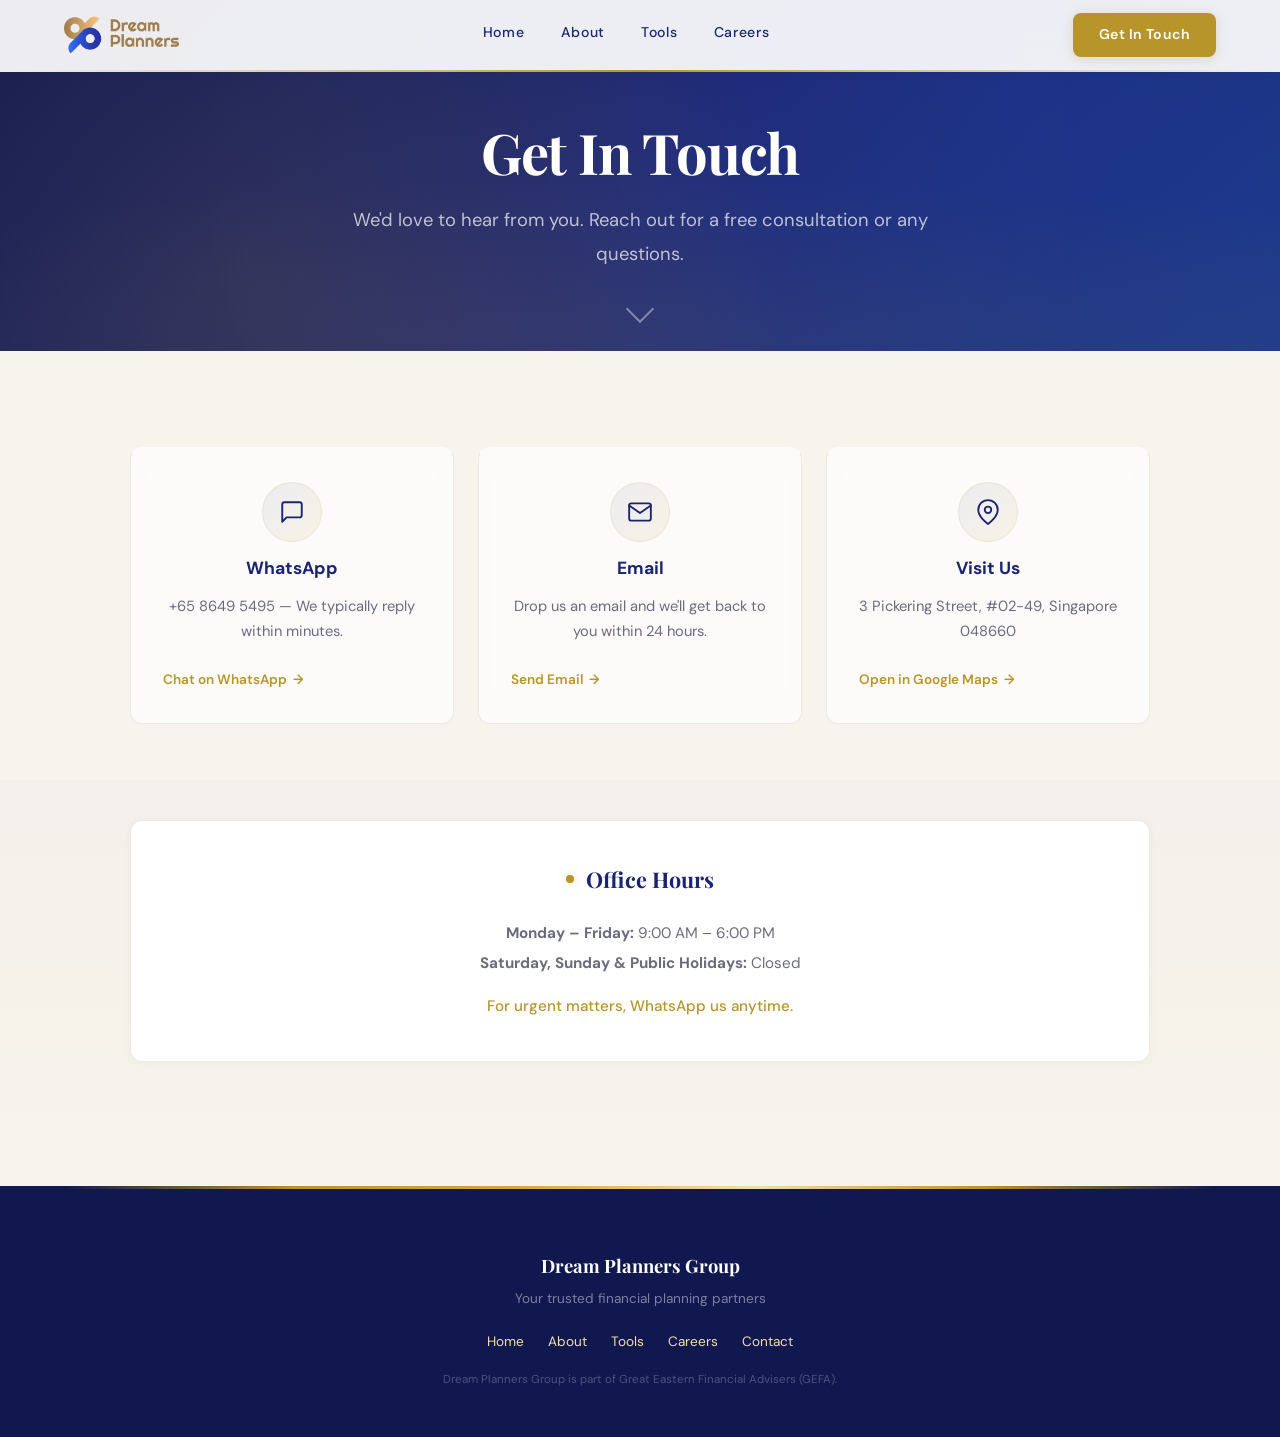
<file: contact.html>
<!DOCTYPE html>
<html lang="en">
<head>
    <meta charset="UTF-8">
    <link rel="icon" type="image/png" href="logo.png">
    <meta name="viewport" content="width=device-width, initial-scale=1.0">
    <title>Contact — Dream Planners Group</title>
    <link rel="stylesheet" href="style.css">
    <style>
        .contact-channels { display: grid; grid-template-columns: repeat(3, 1fr); gap: 1.5rem; }
        @media (max-width: 768px) { .contact-channels { grid-template-columns: 1fr; } }
    </style>
</head>
<body>

<nav class="dpg-nav">
    <a class="dpg-nav-logo" href="index.html"><img src="logo.png" alt="Dream Planners Group"></a>
    <div class="dpg-nav-links">
        <a href="index.html">Home</a>
        <a href="about.html">About</a>
        <a href="tools.html">Tools</a>
        <a href="careers.html">Careers</a>
    </div>
    <a href="contact.html" class="dpg-nav-cta active">Get In Touch</a>
    <button class="dpg-hamburger" onclick="document.querySelector('.dpg-hamburger').classList.toggle('open'); document.querySelector('.dpg-mobile-menu').classList.toggle('open');">
        <span></span><span></span><span></span>
    </button>
</nav>
<div class="dpg-mobile-menu">
    <a href="index.html">Home</a>
    <a href="about.html">About</a>
    <a href="tools.html">Tools</a>
    <a href="careers.html">Careers</a>
    <a href="agent-login.html">Agent Login</a>
    <a href="contact.html">Get In Touch</a>
</div>

<!-- HERO -->
<section class="dpg-hero" style="min-height:35vh;">
    <div>
        <h1>Get In Touch</h1>
        <p>We'd love to hear from you. Reach out for a free consultation or any questions.</p>
    </div>
    <div class="dpg-scroll-indicator">
        <span></span>
    </div>
</section>

<!-- CONTACT OPTIONS -->
<div class="dpg-container dpg-fade-in">
    <div class="contact-channels">
        <a href="https://wa.me/6586495495" target="_blank" class="dpg-card" style="text-align:center;">
            <div class="dpg-icon-circle" style="margin:0 auto 12px;"><svg xmlns="http://www.w3.org/2000/svg" viewBox="0 0 24 24" fill="none" stroke-linecap="round" stroke-linejoin="round"><path d="M21 15a2 2 0 0 1-2 2H7l-4 4V5a2 2 0 0 1 2-2h14a2 2 0 0 1 2 2z"/></svg></div>
            <div class="dpg-card-title">WhatsApp</div>
            <div class="dpg-card-desc">+65 8649 5495 — We typically reply within minutes.</div>
            <span class="dpg-card-btn">Chat on WhatsApp <span class="arrow">&rarr;</span></span>
        </a>
        <a href="mailto:jason.ng@dporganisation.com" class="dpg-card" style="text-align:center;">
            <div class="dpg-icon-circle" style="margin:0 auto 12px;"><svg xmlns="http://www.w3.org/2000/svg" viewBox="0 0 24 24" fill="none" stroke-linecap="round" stroke-linejoin="round"><path d="M4 4h16c1.1 0 2 .9 2 2v12c0 1.1-.9 2-2 2H4c-1.1 0-2-.9-2-2V6c0-1.1.9-2 2-2z"/><polyline points="22,6 12,13 2,6"/></svg></div>
            <div class="dpg-card-title">Email</div>
            <div class="dpg-card-desc">Drop us an email and we'll get back to you within 24 hours.</div>
            <span class="dpg-card-btn">Send Email <span class="arrow">&rarr;</span></span>
        </a>
        <a href="https://maps.google.com/?q=3+Pickering+Street+Singapore+048660" target="_blank" class="dpg-card" style="text-align:center;">
            <div class="dpg-icon-circle" style="margin:0 auto 12px;"><svg xmlns="http://www.w3.org/2000/svg" viewBox="0 0 24 24" fill="none" stroke-linecap="round" stroke-linejoin="round"><path d="M21 10c0 7-9 13-9 13s-9-6-9-13a9 9 0 0 1 18 0z"/><circle cx="12" cy="10" r="3"/></svg></div>
            <div class="dpg-card-title">Visit Us</div>
            <div class="dpg-card-desc">3 Pickering Street, #02-49, Singapore 048660</div>
            <span class="dpg-card-btn">Open in Google Maps <span class="arrow">&rarr;</span></span>
        </a>
    </div>
</div>


<!-- OFFICE HOURS -->
<div class="dpg-container dpg-fade-in" style="padding-top:0;">
    <div class="dpg-section" style="text-align:center;">
        <div class="dpg-section-title" style="justify-content:center;"><span class="dot"></span> Office Hours</div>
        <div style="color:var(--muted); font-size:0.95rem; line-height:2;">
            <div><strong>Monday – Friday:</strong> 9:00 AM – 6:00 PM</div>
            <div><strong>Saturday, Sunday & Public Holidays:</strong> Closed</div>
            <div style="margin-top:12px; color:var(--gold); font-weight:500;">For urgent matters, WhatsApp us anytime.</div>
        </div>
    </div>
</div>

<!-- FOOTER -->
<footer class="dpg-footer">
    <div class="dpg-footer-brand">Dream Planners Group</div>
    <div class="dpg-footer-tagline">Your trusted financial planning partners</div>
    <div style="display:flex; gap:24px; justify-content:center; flex-wrap:wrap; margin:16px 0;">
        <a href="index.html" style="color:var(--gold); text-decoration:none; font-size:0.85rem;">Home</a>
        <a href="about.html" style="color:var(--gold); text-decoration:none; font-size:0.85rem;">About</a>
        <a href="tools.html" style="color:var(--gold); text-decoration:none; font-size:0.85rem;">Tools</a>
        <a href="careers.html" style="color:var(--gold); text-decoration:none; font-size:0.85rem;">Careers</a>
        <a href="contact.html" style="color:var(--gold); text-decoration:none; font-size:0.85rem;">Contact</a>
    </div>
    <div class="dpg-footer-note">Dream Planners Group is part of Great Eastern Financial Advisers (GEFA).</div>
</footer>

<script>
const observer = new IntersectionObserver((entries) => {
    entries.forEach(entry => {
        if (entry.isIntersecting) entry.target.classList.add('visible');
    });
}, { threshold: 0.1 });
document.querySelectorAll('.dpg-fade-in').forEach(el => observer.observe(el));
</script>
<script src="premium.js"></script>

</body>
</html>
</file>
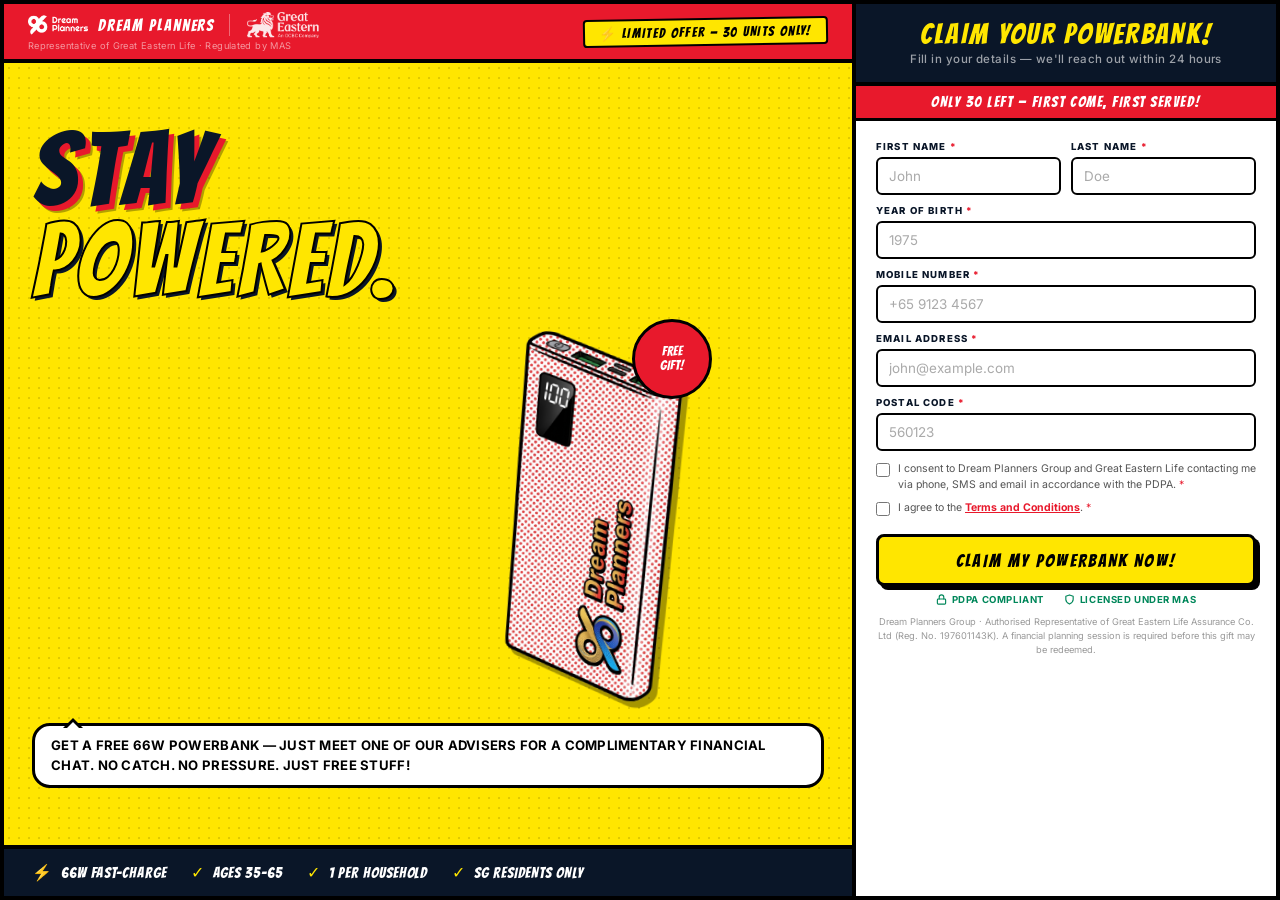
<file: powerbank.html>
<!DOCTYPE html>
<html lang="en">
<head>
    <meta charset="UTF-8">
    <meta name="viewport" content="width=device-width, initial-scale=1.0">
    <title>Free Powerbank — Dream Planners</title>
    <link rel="icon" type="image/png" href="logo.png">
    <link rel="preconnect" href="https://fonts.googleapis.com">
    <link rel="preconnect" href="https://fonts.gstatic.com" crossorigin>
    <link href="https://fonts.googleapis.com/css2?family=Bangers&family=Inter:wght@400;500;600;700;800&display=swap" rel="stylesheet">
    <style>
        *, *::before, *::after { box-sizing: border-box; margin: 0; padding: 0; }

        :root {
            --yellow:  #FFE600;
            --red:     #E8192C;
            --navy:    #0A1628;
            --cyan:    #00B4D8;
            --white:   #FFFFFF;
            --black:   #000000;
            --border:  4px solid #000;
        }

        html, body {
            height: 100vh;
            overflow: hidden;
            font-family: 'Inter', sans-serif;
            background: var(--yellow);
        }

        /* ── HALFTONE MIXIN ── */
        .dots {
            background-image: radial-gradient(circle, rgba(0,0,0,0.18) 1.5px, transparent 1.5px);
            background-size: 10px 10px;
        }
        .dots-light {
            background-image: radial-gradient(circle, rgba(255,255,255,0.25) 1.5px, transparent 1.5px);
            background-size: 10px 10px;
        }

        /* ══════════════════════════
           PAGE GRID
        ══════════════════════════ */
        .page {
            height: 100vh;
            display: grid;
            grid-template-columns: 1fr 420px;
            border: var(--border);
        }

        /* ══════════════════════════
           LEFT — COMIC PANELS
        ══════════════════════════ */
        .left {
            display: grid;
            grid-template-rows: auto 1fr auto;
            border-right: var(--border);
            overflow: hidden;
        }

        /* TOP STRIP */
        .top-strip {
            background: var(--red);
            border-bottom: var(--border);
            padding: 8px 24px;
            display: flex;
            align-items: center;
            justify-content: space-between;
        }
        .top-strip-left {
            display: flex;
            flex-direction: column;
            gap: 0;
        }
        .top-strip-logos {
            display: flex;
            align-items: center;
            gap: 10px;
        }
        .top-logo {
            height: 22px;
            filter: brightness(0) invert(1);
        }
        .top-brand {
            font-family: 'Bangers', cursive;
            font-size: 1rem;
            letter-spacing: 0.12em;
            color: var(--white);
        }
        .top-divider {
            width: 1px;
            height: 22px;
            background: rgba(255,255,255,0.35);
            margin: 0 4px;
        }
        .top-ge-logo {
            height: 26px;
            width: auto;
            filter: brightness(0) invert(1);
            opacity: 0.9;
        }
        .top-reg {
            font-size: 0.58rem;
            color: rgba(255,255,255,0.55);
            letter-spacing: 0.04em;
            margin-top: 2px;
        }
        .top-badge {
            background: var(--yellow);
            color: var(--black);
            font-family: 'Bangers', cursive;
            font-size: 0.85rem;
            letter-spacing: 0.1em;
            padding: 4px 14px;
            border: 2px solid var(--black);
            border-radius: 4px;
            transform: rotate(-1deg);
        }

        /* HERO PANEL */
        .hero-panel {
            background: var(--yellow);
            position: relative;
            display: flex;
            flex-direction: column;
            align-items: center;
            justify-content: center;
            padding: 20px 28px 16px;
            gap: 0;
            overflow: hidden;
        }
        .hero-panel::before {
            content: '';
            position: absolute;
            inset: 0;
            background-image: radial-gradient(circle, rgba(0,0,0,0.12) 1.5px, transparent 1.5px);
            background-size: 10px 10px;
            pointer-events: none;
        }

        /* Headline block */
        .hero-copy {
            position: relative;
            z-index: 1;
            width: 100%;
        }
        .action-word {
            font-family: 'Bangers', cursive;
            font-size: 6.5rem;
            line-height: 0.88;
            color: var(--navy);
            letter-spacing: 0.04em;
            text-shadow: 5px 5px 0 var(--red), 7px 7px 0 rgba(0,0,0,0.3);
            display: block;
        }
        .action-word .outline {
            -webkit-text-stroke: 2px var(--black);
            color: var(--yellow);
            text-shadow: 3px 3px 0 var(--navy);
        }

        /* Powerbank in hero */
        .pb-hero {
            position: relative;
            z-index: 1;
            width: fit-content;
            margin: 8px auto 4px;
        }
        .pb-hero-img {
            height: 400px;
            width: auto;
            transform: rotate(5deg);
            filter: drop-shadow(6px 6px 0 rgba(0,0,0,0.35));
            animation: pbWobble 3s ease-in-out infinite;
        }
        @keyframes pbWobble {
            0%,100% { transform: rotate(5deg) translateY(0); }
            50%      { transform: rotate(3deg) translateY(-10px); }
        }
        .pb-starburst {
            position: absolute;
            top: 4px; right: calc(41.7% - 40px);
            width: 80px; height: 80px;
            background: var(--red);
            border: 3px solid var(--black);
            border-radius: 50%;
            display: flex;
            align-items: center;
            justify-content: center;
            flex-direction: column;
            text-align: center;
            z-index: 2;
            animation: spin 8s linear infinite;
        }
        @keyframes spin {
            from { transform: rotate(0deg); }
            to   { transform: rotate(360deg); }
        }
        .pb-starburst span {
            font-family: 'Bangers', cursive;
            font-size: 0.8rem;
            letter-spacing: 0.04em;
            color: var(--white);
            line-height: 1.1;
            animation: spinReverse 8s linear infinite;
        }
        @keyframes spinReverse {
            from { transform: rotate(0deg); }
            to   { transform: rotate(-360deg); }
        }

        /* Speech bubble */
        .speech-bubble {
            background: var(--white);
            border: 3px solid var(--black);
            border-radius: 18px;
            padding: 10px 16px;
            position: relative;
            width: 100%;
            z-index: 1;
        }
        .speech-bubble::before {
            content: '';
            position: absolute;
            top: -18px; left: 28px;
            border: 10px solid transparent;
            border-bottom-color: var(--black);
        }
        .speech-bubble::after {
            content: '';
            position: absolute;
            top: -13px; left: 29px;
            border: 9px solid transparent;
            border-bottom-color: var(--white);
        }
        .speech-text {
            font-size: 0.82rem;
            font-weight: 700;
            color: var(--black);
            line-height: 1.5;
            text-transform: uppercase;
            letter-spacing: 0.02em;
        }

        /* BOTTOM STRIP — bullets */
        .bottom-strip {
            background: var(--navy);
            border-top: var(--border);
            padding: 14px 28px;
            display: flex;
            align-items: center;
            gap: 0;
        }
        .bottom-strip ul {
            list-style: none;
            display: flex;
            gap: 24px;
            flex-wrap: wrap;
        }
        .bottom-strip li {
            display: flex;
            align-items: center;
            gap: 8px;
            font-family: 'Bangers', cursive;
            font-size: 0.95rem;
            letter-spacing: 0.06em;
            color: var(--white);
        }
        .tick {
            color: var(--yellow);
            font-size: 1rem;
        }

        /* ══════════════════════════
           RIGHT — FORM PANEL
        ══════════════════════════ */
        .right {
            background: var(--white);
            display: flex;
            flex-direction: column;
            overflow: hidden;
        }

        /* Form header strip */
        .form-header {
            background: var(--navy);
            border-bottom: var(--border);
            padding: 16px 24px;
            text-align: center;
        }
        .form-header-title {
            font-family: 'Bangers', cursive;
            font-size: 1.8rem;
            letter-spacing: 0.08em;
            color: var(--yellow);
            line-height: 1;
        }
        .form-header-sub {
            font-size: 0.72rem;
            color: rgba(255,255,255,0.6);
            margin-top: 3px;
            font-weight: 500;
            letter-spacing: 0.04em;
        }

        /* Urgency bar */
        .urgency-bar {
            background: var(--red);
            padding: 8px 16px;
            text-align: center;
            font-family: 'Bangers', cursive;
            font-size: 0.95rem;
            letter-spacing: 0.1em;
            color: var(--white);
            border-bottom: 3px solid var(--black);
        }

        /* Form body */
        .form-body {
            padding: 16px 20px;
            flex: 1;
            overflow-y: auto;
        }
        .form-body::-webkit-scrollbar { width: 0; }

        .f-row {
            display: grid;
            grid-template-columns: 1fr 1fr;
            gap: 10px;
            margin-bottom: 10px;
        }
        .f-field { margin-bottom: 10px; }
        .f-label {
            display: block;
            font-size: 0.6rem;
            font-weight: 800;
            text-transform: uppercase;
            letter-spacing: 0.12em;
            color: var(--navy);
            margin-bottom: 5px;
        }
        .f-label .req { color: var(--red); }
        .f-input {
            width: 100%;
            height: 38px;
            background: var(--white);
            border: 2.5px solid var(--black);
            border-radius: 6px;
            padding: 0 11px;
            font-family: 'Inter', sans-serif;
            font-size: 0.84rem;
            color: var(--navy);
            outline: none;
            transition: border-color 0.15s, box-shadow 0.15s;
            -webkit-appearance: none;
        }
        .f-input::placeholder { color: #aaa; }
        .f-input:focus {
            border-color: var(--red);
            box-shadow: 3px 3px 0 var(--navy);
        }

        .consent-wrap {
            display: flex;
            align-items: flex-start;
            gap: 8px;
            margin-bottom: 8px;
        }
        .consent-wrap input[type="checkbox"] {
            width: 14px; height: 14px;
            flex-shrink: 0;
            margin-top: 2px;
            accent-color: var(--navy);
            cursor: pointer;
        }
        .consent-text {
            font-size: 0.66rem;
            color: #555;
            line-height: 1.5;
        }
        .consent-text a {
            color: var(--red);
            font-weight: 700;
            text-decoration: underline;
            cursor: pointer;
        }

        .f-error {
            display: none;
            background: #fff0f0;
            border: 2px solid var(--red);
            border-radius: 6px;
            padding: 8px 12px;
            font-size: 0.75rem;
            color: var(--red);
            font-weight: 700;
            margin-bottom: 10px;
        }
        .f-error.visible { display: block; }

        .f-btn {
            width: 100%;
            height: 52px;
            background: var(--yellow);
            color: var(--black);
            border: 3px solid var(--black);
            border-radius: 8px;
            font-family: 'Bangers', cursive;
            font-size: 1.1rem;
            letter-spacing: 0.12em;
            cursor: pointer;
            transition: transform 0.1s, box-shadow 0.1s;
            box-shadow: 4px 4px 0 var(--black);
            margin-top: 10px;
        }
        .f-btn:hover:not(:disabled) {
            transform: translate(-2px, -2px);
            box-shadow: 6px 6px 0 var(--black);
        }
        .f-btn:active:not(:disabled) {
            transform: translate(2px, 2px);
            box-shadow: 2px 2px 0 var(--black);
        }
        .f-btn:disabled { opacity: 0.5; cursor: not-allowed; }

        .form-disclaimer {
            font-size: 0.58rem;
            color: #999;
            text-align: center;
            margin-top: 10px;
            line-height: 1.5;
        }

        /* Trust badges */
        .form-trust {
            display: flex;
            justify-content: center;
            align-items: center;
            gap: 20px;
            margin-top: 8px;
        }
        .trust-badge {
            display: flex;
            align-items: center;
            gap: 5px;
            font-size: 0.6rem;
            font-weight: 700;
            color: #00875A;
            letter-spacing: 0.06em;
            text-transform: uppercase;
        }
        .trust-badge svg {
            flex-shrink: 0;
        }

        /* ── SUCCESS ── */
        .success-view {
            display: none;
            text-align: center;
            padding: 32px 20px;
        }
        .success-boom {
            font-family: 'Bangers', cursive;
            font-size: 4rem;
            color: var(--red);
            letter-spacing: 0.06em;
            text-shadow: 3px 3px 0 var(--navy);
            margin-bottom: 8px;
            animation: popIn 0.4s cubic-bezier(0.34,1.56,0.64,1);
        }
        @keyframes popIn {
            from { transform: scale(0) rotate(-10deg); opacity: 0; }
            to   { transform: scale(1) rotate(0deg); opacity: 1; }
        }
        .success-title {
            font-family: 'Bangers', cursive;
            font-size: 1.5rem;
            letter-spacing: 0.06em;
            color: var(--navy);
            margin-bottom: 10px;
        }
        .success-msg {
            font-size: 0.84rem;
            color: #555;
            line-height: 1.65;
        }

        /* ── MODAL ── */
        .modal-overlay {
            display: none;
            position: fixed; inset: 0;
            background: rgba(0,0,0,0.65);
            z-index: 100;
            align-items: center;
            justify-content: center;
            padding: 24px;
        }
        .modal-overlay.open { display: flex; }
        .modal-box {
            background: var(--white);
            border: var(--border);
            border-radius: 12px;
            max-width: 500px; width: 100%;
            max-height: 82vh;
            overflow-y: auto;
            padding: 32px;
            position: relative;
            box-shadow: 6px 6px 0 var(--black);
        }
        .modal-close {
            position: absolute; top: 12px; right: 12px;
            background: var(--yellow); border: 2px solid var(--black);
            width: 28px; height: 28px; border-radius: 50%;
            cursor: pointer; font-size: 0.9rem; color: var(--black);
            display: flex; align-items: center; justify-content: center;
            font-weight: 900;
        }
        .modal-box h2 {
            font-family: 'Bangers', cursive;
            font-size: 1.6rem; color: var(--navy);
            margin-bottom: 14px; letter-spacing: 0.06em;
        }
        .modal-box h3 {
            font-size: 0.62rem; font-weight: 800;
            text-transform: uppercase; letter-spacing: 0.14em;
            color: var(--red); margin: 14px 0 6px;
        }
        .modal-box p, .modal-box li {
            font-size: 0.8rem; color: #444;
            line-height: 1.65; margin-bottom: 4px;
        }
        .modal-box ul { padding-left: 16px; margin-bottom: 8px; }
        .modal-btn {
            display: block; margin: 20px auto 0;
            background: var(--yellow); color: var(--black);
            border: 2.5px solid var(--black);
            padding: 10px 28px; border-radius: 6px;
            font-family: 'Bangers', cursive;
            font-size: 1rem; cursor: pointer;
            letter-spacing: 0.1em;
            box-shadow: 3px 3px 0 var(--black);
        }

        /* ── TABLET (1024px and below) ── */
        @media (max-width: 1024px) {
            .page { grid-template-columns: 1fr 360px; }
            .action-word { font-size: 5rem; }
            .pb-hero-img { height: 320px; }
            .hero-panel { padding: 16px 20px 12px; }
        }

        /* ── SMALL TABLET / LARGE MOBILE (768px and below) ── */
        @media (max-width: 768px) {
            html, body { height: auto; overflow: auto; }
            .page {
                grid-template-columns: 1fr;
                grid-template-rows: auto;
                height: auto;
                border: none;
            }
            /* Left panel stacks above form */
            .left {
                border-right: none;
                border-bottom: var(--border);
                border-left: var(--border);
                border-top: var(--border);
                border-right: var(--border);
            }
            .top-strip { padding: 10px 16px; }
            .top-badge { font-size: 0.75rem; padding: 4px 10px; }
            .hero-panel {
                padding: 24px 20px 16px;
                align-items: center;
            }
            .hero-copy { text-align: center; width: 100%; }
            .action-word { font-size: 5rem; text-align: center; display: block; width: 100%; }
            .pb-hero { width: 100%; margin: 8px 0 4px; }
            .pb-hero-img { width: 100%; height: auto; }
            .pb-starburst {
                width: 68px; height: 68px;
                top: 4%; right: 38%;
            }
            .pb-starburst span { font-size: 0.7rem; }
            .speech-bubble { text-align: center; width: 100%; max-width: 520px; margin-left: auto; margin-right: auto; }
            .bottom-strip { padding: 12px 16px; justify-content: center; }
            .bottom-strip ul { gap: 14px; flex-wrap: wrap; justify-content: center; }
            .bottom-strip li { font-size: 0.82rem; }
            /* Right panel */
            .right { border: var(--border); border-top: none; }
            .form-body { padding: 16px; }
        }

        /* ── MOBILE (480px and below) ── */
        @media (max-width: 480px) {
            .action-word { font-size: 3.8rem; }
            .pb-hero-img { width: 100%; height: auto; }
            .pb-starburst {
                width: 58px; height: 58px;
                top: 4%; right: 38%;
            }
            .pb-starburst span { font-size: 0.62rem; }
            .f-row { grid-template-columns: 1fr; }
            .top-badge { display: none; }
            .speech-bubble { padding: 8px 12px; }
            .speech-text { font-size: 0.78rem; }
            .bottom-strip ul { gap: 10px; }
            .bottom-strip li { font-size: 0.75rem; }
            .form-header-title { font-size: 1.5rem; }
            .urgency-bar { font-size: 0.82rem; }
            .f-btn { font-size: 1rem; height: 48px; }
        }

        /* ── SMALL MOBILE (360px and below) ── */
        @media (max-width: 360px) {
            .action-word { font-size: 3rem; }
            .pb-hero-img { width: 100%; height: auto; }
            .bottom-strip li { font-size: 0.68rem; }
        }
    </style>
</head>
<body>

<div class="page">

    <!-- ══════════ LEFT ══════════ -->
    <div class="left">

        <!-- TOP STRIP -->
        <div class="top-strip">
            <div class="top-strip-left">
                <div class="top-strip-logos">
                    <img src="logo.png" alt="Dream Planners" class="top-logo">
                    <span class="top-brand">Dream Planners</span>
                    <div class="top-divider"></div>
                    <img src="ge-logo.png" alt="Great Eastern" class="top-ge-logo">
                </div>
                <div class="top-reg">Representative of Great Eastern Life · Regulated by MAS</div>
            </div>
            <div class="top-badge">⚡ LIMITED OFFER — 30 UNITS ONLY!</div>
        </div>

        <!-- HERO PANEL -->
        <div class="hero-panel">

            <div class="hero-copy">
                <span class="action-word">STAY</span>
                <span class="action-word"><span class="outline">POWERED.</span></span>
            </div>

            <div class="pb-hero">
                <div class="pb-starburst">
                    <span>FREE<br>GIFT!</span>
                </div>
                <img src="powerbank3.png" alt="Dream Planners Powerbank" class="pb-hero-img">
            </div>

            <div class="speech-bubble">
                <p class="speech-text">Get a FREE 66W powerbank — just meet one of our advisers for a complimentary financial chat. No catch. No pressure. Just free stuff!</p>
            </div>

        </div>

        <!-- BOTTOM STRIP -->
        <div class="bottom-strip">
            <ul>
                <li><span class="tick">⚡</span> 66W FAST-CHARGE</li>
                <li><span class="tick">✓</span> AGES 35–65</li>
                <li><span class="tick">✓</span> 1 PER HOUSEHOLD</li>
                <li><span class="tick">✓</span> SG RESIDENTS ONLY</li>
            </ul>
        </div>

    </div>

    <!-- ══════════ RIGHT ══════════ -->
    <div class="right">

        <div class="form-header">
            <div class="form-header-title">CLAIM YOUR POWERBANK!</div>
            <div class="form-header-sub">Fill in your details — we'll reach out within 24 hours</div>
        </div>

        <div class="urgency-bar">ONLY 30 LEFT — FIRST COME, FIRST SERVED!</div>

        <div class="form-body">
            <div id="formView">
                <form id="pbForm" onsubmit="submitForm(event)" style="margin-top: 4px;">
                    <div class="f-row">
                        <div>
                            <label class="f-label">First Name <span class="req">*</span></label>
                            <input type="text" class="f-input" id="pb-fname" placeholder="John" required>
                        </div>
                        <div>
                            <label class="f-label">Last Name <span class="req">*</span></label>
                            <input type="text" class="f-input" id="pb-lname" placeholder="Doe" required>
                        </div>
                    </div>
                    <div class="f-field">
                        <label class="f-label">Year of Birth <span class="req">*</span></label>
                        <input type="number" class="f-input" id="pb-yob" placeholder="1975" min="1961" max="1991" required>
                    </div>
                    <div class="f-field">
                        <label class="f-label">Mobile Number <span class="req">*</span></label>
                        <input type="tel" class="f-input" id="pb-mobile" placeholder="+65 9123 4567" required>
                    </div>
                    <div class="f-field">
                        <label class="f-label">Email Address <span class="req">*</span></label>
                        <input type="email" class="f-input" id="pb-email" placeholder="john@example.com" required>
                    </div>
                    <div class="f-field">
                        <label class="f-label">Postal Code <span class="req">*</span></label>
                        <input type="text" class="f-input" id="pb-postal" placeholder="560123" maxlength="6" required>
                    </div>

                    <div class="consent-wrap">
                        <input type="checkbox" id="cb-pdpa" required>
                        <label class="consent-text" for="cb-pdpa">
                            I consent to Dream Planners Group and Great Eastern Life contacting me via phone, SMS and email in accordance with the PDPA. <span style="color:var(--red)">*</span>
                        </label>
                    </div>
                    <div class="consent-wrap">
                        <input type="checkbox" id="cb-tc" required>
                        <label class="consent-text" for="cb-tc">
                            I agree to the <a onclick="openTC()">Terms and Conditions</a>. <span style="color:var(--red)">*</span>
                        </label>
                    </div>

                    <div class="f-error" id="pb-error">Please complete all fields and accept both checkboxes.</div>
                    <button type="submit" class="f-btn" id="pb-btn">CLAIM MY POWERBANK NOW!</button>
                </form>

                <div class="form-trust">
                    <span class="trust-badge">
                        <svg width="11" height="11" viewBox="0 0 24 24" fill="none" stroke="#00875A" stroke-width="2.5" stroke-linecap="round" stroke-linejoin="round"><rect x="3" y="11" width="18" height="11" rx="2"/><path d="M7 11V7a5 5 0 0 1 10 0v4"/></svg>
                        PDPA Compliant
                    </span>
                    <span class="trust-badge">
                        <svg width="11" height="11" viewBox="0 0 24 24" fill="none" stroke="#00875A" stroke-width="2.5" stroke-linecap="round" stroke-linejoin="round"><path d="M12 22s8-4 8-10V5l-8-3-8 3v7c0 6 8 10 8 10z"/></svg>
                        Licensed under MAS
                    </span>
                </div>
                <p class="form-disclaimer">Dream Planners Group · Authorised Representative of Great Eastern Life Assurance Co. Ltd (Reg. No. 197601143K). A financial planning session is required before this gift may be redeemed.</p>
            </div>

            <div class="success-view" id="successView">
                <div class="success-boom">BOOM!</div>
                <div class="success-title">YOU'RE IN THE LIST!</div>
                <p class="success-msg">One of our advisers will hit you up within <strong>24 hours</strong> to lock in your free session — and your powerbank. Keep your phone nearby!</p>
            </div>
        </div>

    </div>

</div>

<!-- T&C Modal -->
<div class="modal-overlay" id="tcModal">
    <div class="modal-box">
        <button class="modal-close" onclick="closeTC()">✕</button>
        <h2>Terms &amp; Conditions</h2>

        <h3>Marketing Consent</h3>
        <p>By submitting this form, you consent to Dream Planners Group and Great Eastern Life Assurance Co. Ltd collecting, using and processing your personal data for the purposes of this campaign and financial planning services, in accordance with the PDPA 2012.</p>

        <h3>Eligibility</h3>
        <ul>
            <li>Singapore Citizens or Permanent Residents residing in Singapore.</li>
            <li>Aged between 35 and 65 years old.</li>
            <li>Limited to one gift per family or household.</li>
            <li>A complimentary financial health check is required before the gift is redeemed.</li>
        </ul>

        <h3>Gift Redemption</h3>
        <p>Subject to stock availability, arranged upon completion of the financial health check. Dream Planners Group reserves the right to substitute the gift with an item of equal or greater value.</p>
        <p>Multiple registrations or inaccurate information will be disqualified.</p>

        <h3>Data &amp; Privacy</h3>
        <p>Data used solely for this campaign and financial planning services. Not sold to third parties. Retained for no longer than 12 months. To withdraw: email <strong>jason.ng@dporganisation.com</strong>.</p>

        <button class="modal-btn" onclick="closeTC()">GOT IT!</button>
    </div>
</div>

<script>
    var WEBHOOK_URL = 'YOUR_APPS_SCRIPT_URL_HERE';

    function openTC() {
        document.getElementById('tcModal').classList.add('open');
        document.body.style.overflow = 'hidden';
    }
    function closeTC() {
        document.getElementById('tcModal').classList.remove('open');
        document.body.style.overflow = '';
    }
    document.getElementById('tcModal').addEventListener('click', function(e) {
        if (e.target === this) closeTC();
    });

    function submitForm(e) {
        e.preventDefault();
        var err = document.getElementById('pb-error');
        err.classList.remove('visible');

        var fname  = document.getElementById('pb-fname').value.trim();
        var lname  = document.getElementById('pb-lname').value.trim();
        var yob    = document.getElementById('pb-yob').value.trim();
        var mobile = document.getElementById('pb-mobile').value.trim();
        var email  = document.getElementById('pb-email').value.trim();
        var postal = document.getElementById('pb-postal').value.trim();
        var pdpa   = document.getElementById('cb-pdpa').checked;
        var tc     = document.getElementById('cb-tc').checked;

        var age = new Date().getFullYear() - parseInt(yob);
        if (age < 35 || age > 65) {
            err.textContent = 'This campaign is open to applicants aged 35 to 65 only.';
            err.classList.add('visible');
            return;
        }
        if (!pdpa || !tc) {
            err.textContent = 'Please accept both checkboxes to proceed.';
            err.classList.add('visible');
            return;
        }

        var btn = document.getElementById('pb-btn');
        btn.disabled = true;
        btn.textContent = 'SENDING...';

        var payload = {
            firstName: fname, lastName: lname,
            yearOfBirth: yob, mobile: mobile,
            email: email, postalCode: postal,
            source: 'DPG Powerbank Campaign',
            submittedAt: new Date().toISOString()
        };

        if (WEBHOOK_URL && WEBHOOK_URL !== 'YOUR_APPS_SCRIPT_URL_HERE') {
            fetch(WEBHOOK_URL, {
                method: 'POST',
                headers: { 'Content-Type': 'application/json' },
                body: JSON.stringify(payload)
            }).then(function() { showSuccess(); })
              .catch(function() { showSuccess(); });
        } else {
            showSuccess();
        }
    }

    function showSuccess() {
        document.getElementById('formView').style.display = 'none';
        document.getElementById('successView').style.display = 'block';
    }
</script>
</body>
</html>
</file>
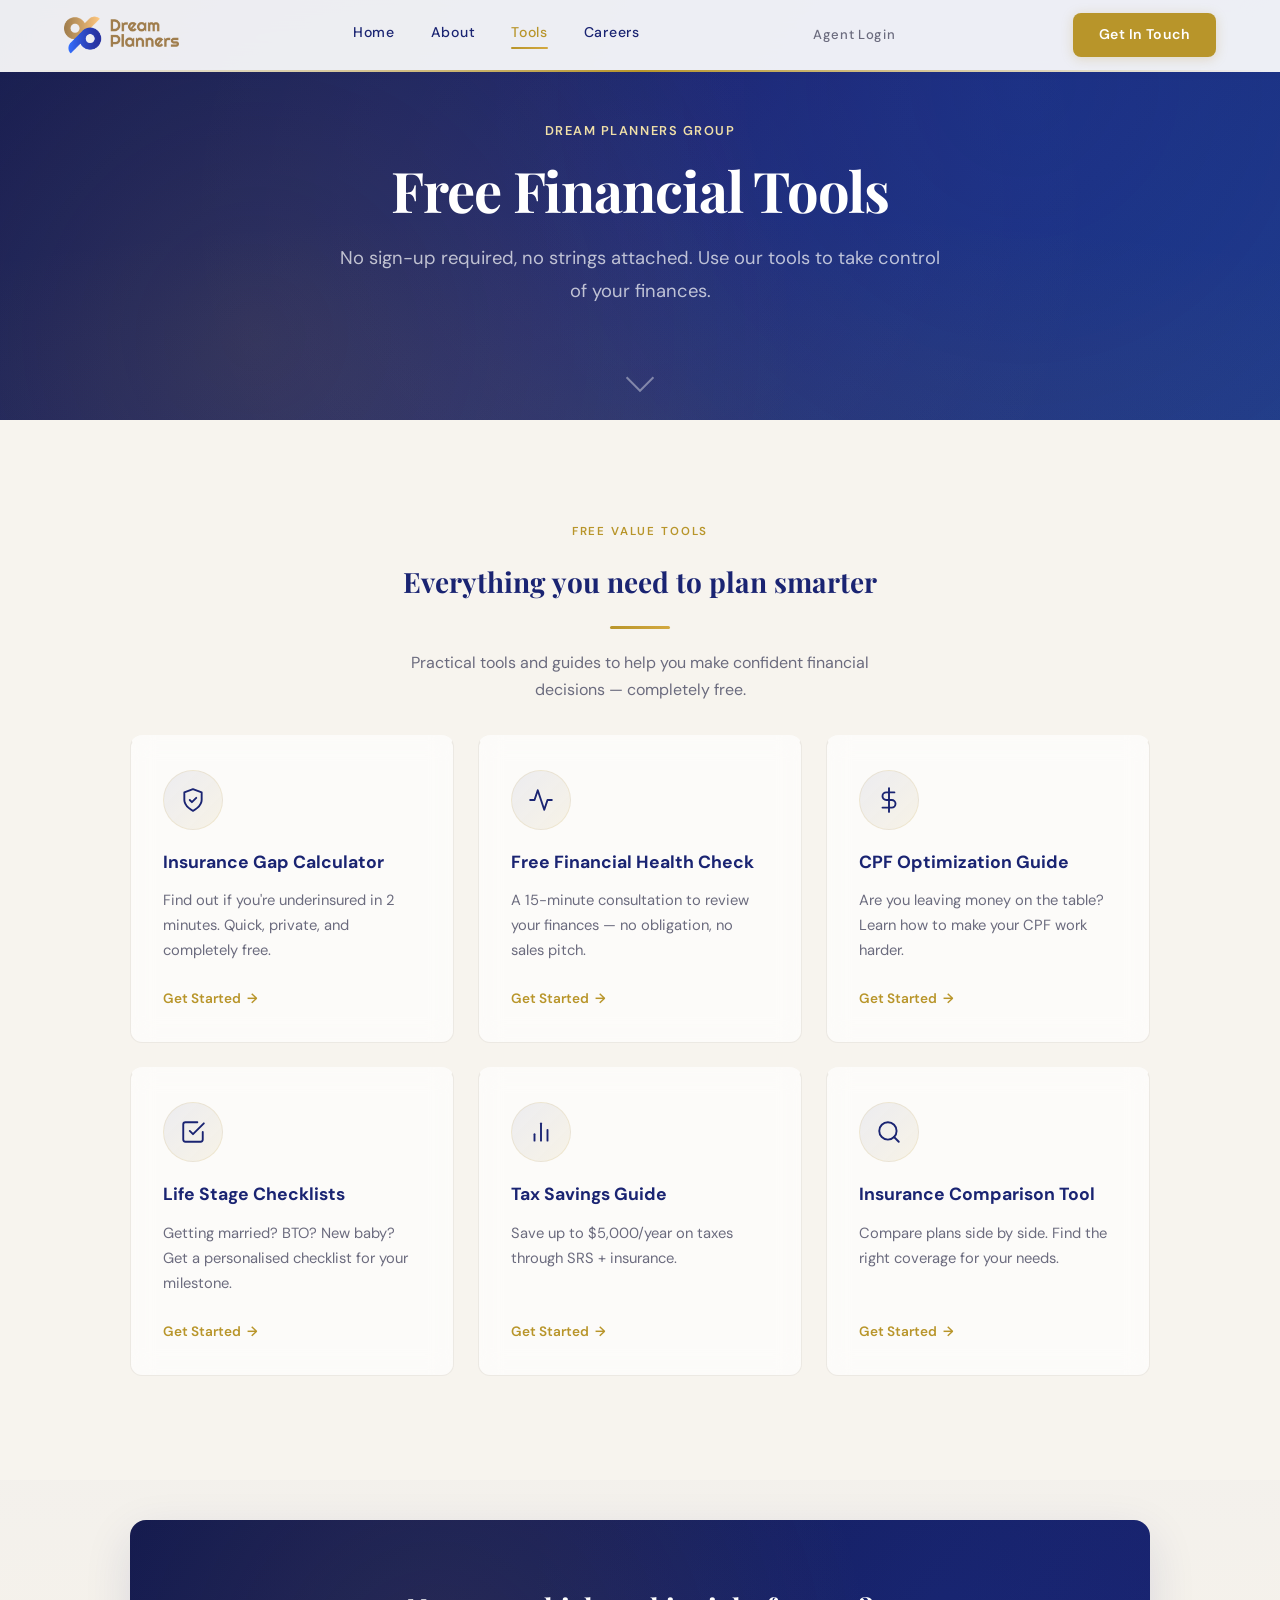
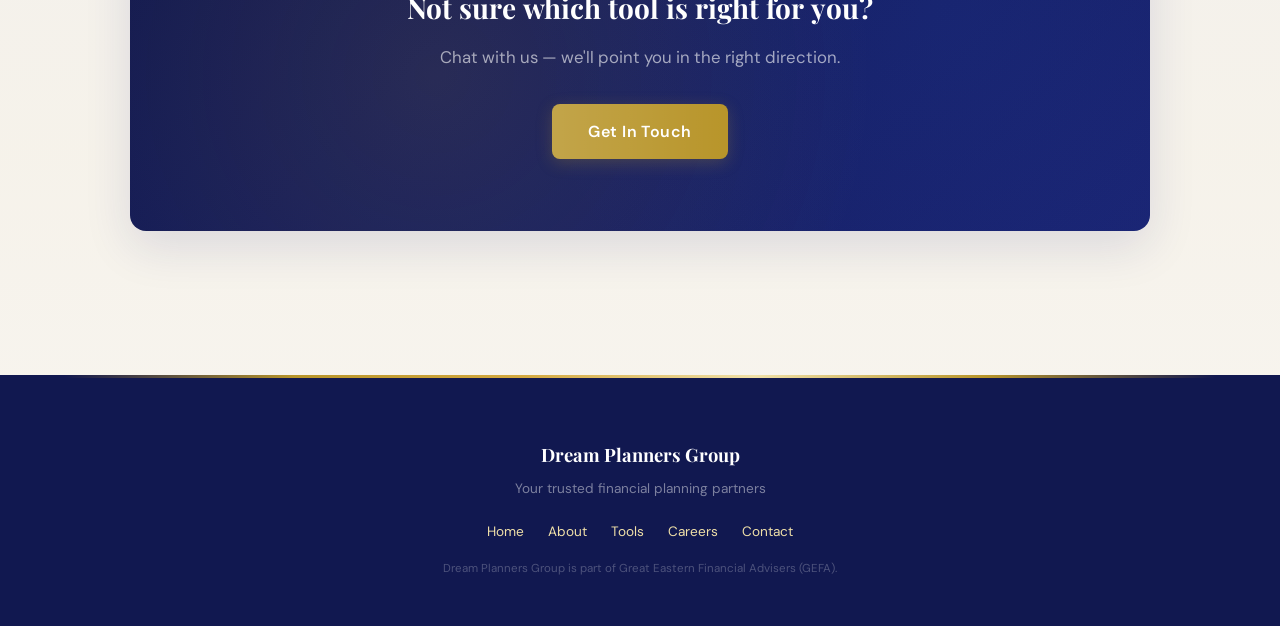
<file: tools.html>
<!DOCTYPE html>
<html lang="en">
<head>
    <meta charset="UTF-8">
    <link rel="icon" type="image/png" href="logo.png">
    <meta name="viewport" content="width=device-width, initial-scale=1.0">
    <title>Free Financial Tools — Dream Planners Group</title>
    <link rel="stylesheet" href="style.css">
</head>
<body>

<nav class="dpg-nav">
    <a class="dpg-nav-logo" href="index.html"><img src="logo.png" alt="Dream Planners Group"></a>
    <div class="dpg-nav-links">
        <a href="index.html">Home</a>
        <a href="about.html">About</a>
        <a href="tools.html" class="active">Tools</a>
        <a href="careers.html">Careers</a>
    </div>
    <a href="agent-login.html" class="dpg-nav-agent-login">Agent Login</a>
    <a href="contact.html" class="dpg-nav-cta">Get In Touch</a>
    <button class="dpg-hamburger" onclick="document.querySelector('.dpg-hamburger').classList.toggle('open'); document.querySelector('.dpg-mobile-menu').classList.toggle('open');">
        <span></span><span></span><span></span>
    </button>
</nav>
<div class="dpg-mobile-menu">
    <a href="index.html">Home</a>
    <a href="about.html">About</a>
    <a href="tools.html" class="active">Tools</a>
    <a href="careers.html">Careers</a>
    <a href="agent-login.html">Agent Login</a>
    <a href="contact.html">Get In Touch</a>
</div>

<!-- HERO -->
<section class="dpg-hero" style="min-height:40vh;">
    <div>
        <div style="font-size:0.8rem; letter-spacing:0.12em; text-transform:uppercase; color:var(--gold-pale); margin-bottom:16px; font-weight:600;">Dream Planners Group</div>
        <h1>Free Financial Tools</h1>
        <p style="margin-bottom:32px;">No sign-up required, no strings attached. Use our tools to take control of your finances.</p>
    </div>
    <div class="dpg-scroll-indicator">
        <span></span>
    </div>
</section>

<!-- FREE TOOLS -->
<div class="dpg-container dpg-fade-in">
    <div style="text-align:center; margin-bottom:32px;">
        <div class="dpg-section-label">Free Value Tools</div>
        <h2 style="font-size:1.75rem; font-weight:700; color:var(--navy); margin-bottom:8px;">Everything you need to plan smarter</h2>
        <div class="dpg-divider"></div>
        <p style="color:var(--muted); max-width:500px; margin:0 auto;">Practical tools and guides to help you make confident financial decisions — completely free.</p>
    </div>
    <div class="dpg-card-grid">
        <a href="gap-calculator.html" class="dpg-card">
            <div class="dpg-icon-circle"><svg xmlns="http://www.w3.org/2000/svg" viewBox="0 0 24 24" fill="none" stroke-linecap="round" stroke-linejoin="round"><path d="M12 22s8-4 8-10V5l-8-3-8 3v7c0 6 8 10 8 10z"/><polyline points="9 12 11 14 15 10"/></svg></div>
            <div class="dpg-card-title">Insurance Gap Calculator</div>
            <div class="dpg-card-desc">Find out if you're underinsured in 2 minutes. Quick, private, and completely free.</div>
            <span class="dpg-card-btn">Get Started <span class="arrow">&rarr;</span></span>
        </a>
        <a href="health-check.html" class="dpg-card">
            <div class="dpg-icon-circle"><svg xmlns="http://www.w3.org/2000/svg" viewBox="0 0 24 24" fill="none" stroke-linecap="round" stroke-linejoin="round"><polyline points="22 12 18 12 15 21 9 3 6 12 2 12"/></svg></div>
            <div class="dpg-card-title">Free Financial Health Check</div>
            <div class="dpg-card-desc">A 15-minute consultation to review your finances — no obligation, no sales pitch.</div>
            <span class="dpg-card-btn">Get Started <span class="arrow">&rarr;</span></span>
        </a>
        <a href="cpf-guide.html" class="dpg-card">
            <div class="dpg-icon-circle"><svg xmlns="http://www.w3.org/2000/svg" viewBox="0 0 24 24" fill="none" stroke-linecap="round" stroke-linejoin="round"><line x1="12" y1="1" x2="12" y2="23"/><path d="M17 5H9.5a3.5 3.5 0 0 0 0 7h5a3.5 3.5 0 0 1 0 7H6"/></svg></div>
            <div class="dpg-card-title">CPF Optimization Guide</div>
            <div class="dpg-card-desc">Are you leaving money on the table? Learn how to make your CPF work harder.</div>
            <span class="dpg-card-btn">Get Started <span class="arrow">&rarr;</span></span>
        </a>
        <a href="life-stage.html" class="dpg-card">
            <div class="dpg-icon-circle"><svg xmlns="http://www.w3.org/2000/svg" viewBox="0 0 24 24" fill="none" stroke-linecap="round" stroke-linejoin="round"><path d="M9 11l3 3L22 4"/><path d="M21 12v7a2 2 0 0 1-2 2H5a2 2 0 0 1-2-2V5a2 2 0 0 1 2-2h11"/></svg></div>
            <div class="dpg-card-title">Life Stage Checklists</div>
            <div class="dpg-card-desc">Getting married? BTO? New baby? Get a personalised checklist for your milestone.</div>
            <span class="dpg-card-btn">Get Started <span class="arrow">&rarr;</span></span>
        </a>
        <a href="tax-guide.html" class="dpg-card">
            <div class="dpg-icon-circle"><svg xmlns="http://www.w3.org/2000/svg" viewBox="0 0 24 24" fill="none" stroke-linecap="round" stroke-linejoin="round"><line x1="18" y1="20" x2="18" y2="10"/><line x1="12" y1="20" x2="12" y2="4"/><line x1="6" y1="20" x2="6" y2="14"/></svg></div>
            <div class="dpg-card-title">Tax Savings Guide</div>
            <div class="dpg-card-desc">Save up to $5,000/year on taxes through SRS + insurance.</div>
            <span class="dpg-card-btn">Get Started <span class="arrow">&rarr;</span></span>
        </a>
        <a href="comparison.html" class="dpg-card">
            <div class="dpg-icon-circle"><svg xmlns="http://www.w3.org/2000/svg" viewBox="0 0 24 24" fill="none" stroke-linecap="round" stroke-linejoin="round"><circle cx="11" cy="11" r="8"/><line x1="21" y1="21" x2="16.65" y2="16.65"/></svg></div>
            <div class="dpg-card-title">Insurance Comparison Tool</div>
            <div class="dpg-card-desc">Compare plans side by side. Find the right coverage for your needs.</div>
            <span class="dpg-card-btn">Get Started <span class="arrow">&rarr;</span></span>
        </a>
    </div>
</div>


<!-- CTA BANNER -->
<div class="dpg-container dpg-fade-in" style="padding-top:0;">
    <div class="dpg-cta-banner">
        <h2>Not sure which tool is right for you?</h2>
        <p>Chat with us — we'll point you in the right direction.</p>
        <a href="contact.html" class="dpg-btn" style="text-decoration:none;">Get In Touch</a>
    </div>
</div>

<!-- FOOTER -->
<footer class="dpg-footer">
    <div class="dpg-footer-brand">Dream Planners Group</div>
    <div class="dpg-footer-tagline">Your trusted financial planning partners</div>
    <div style="display:flex; gap:24px; justify-content:center; flex-wrap:wrap; margin:16px 0;">
        <a href="index.html" style="color:var(--gold); text-decoration:none; font-size:0.85rem;">Home</a>
        <a href="about.html" style="color:var(--gold); text-decoration:none; font-size:0.85rem;">About</a>
        <a href="tools.html" style="color:var(--gold); text-decoration:none; font-size:0.85rem;">Tools</a>
        <a href="careers.html" style="color:var(--gold); text-decoration:none; font-size:0.85rem;">Careers</a>
        <a href="contact.html" style="color:var(--gold); text-decoration:none; font-size:0.85rem;">Contact</a>
    </div>
    <div class="dpg-footer-note">Dream Planners Group is part of Great Eastern Financial Advisers (GEFA).</div>
</footer>

<script>
const observer = new IntersectionObserver((entries) => {
    entries.forEach(entry => {
        if (entry.isIntersecting) {
            entry.target.classList.add('visible');
        }
    });
}, { threshold: 0.1 });
document.querySelectorAll('.dpg-fade-in').forEach(el => observer.observe(el));
</script>
<script src="premium.js"></script>

</body>
</html>
</file>
<file: style.css>
/* Dream Planners Group — Premium Design System */
/* Matches https://dreamplanners.netlify.app/ */

@import url('https://fonts.googleapis.com/css2?family=DM+Sans:wght@400;500;600;700&family=Playfair+Display:wght@500;600;700;800&display=swap');

:root {
    --navy: #1a2472;
    --navy-dark: #111850;
    --blue: #2563eb;
    --blue-mid: #3b5bdb;
    --gold: #b8952a;
    --gold-light: #d4a940;
    --gold-pale: #f0e0a8;
    --cream: #f7f4ee;
    --white: #ffffff;
    --text: #1c1c2e;
    --muted: #6b6b7e;
    --border: #e2ddd4;

    /* Premium additions */
    --glass-bg: rgba(255, 255, 255, 0.65);
    --glass-border: rgba(255, 255, 255, 0.25);
    --shadow-sm: 0 2px 8px rgba(26, 36, 114, 0.04);
    --shadow-md: 0 8px 32px rgba(26, 36, 114, 0.08);
    --shadow-lg: 0 16px 48px rgba(26, 36, 114, 0.12);
    --shadow-xl: 0 24px 64px rgba(26, 36, 114, 0.16);
    --ease-out: cubic-bezier(0.16, 1, 0.3, 1);
    --ease-smooth: cubic-bezier(0.4, 0, 0.2, 1);
    --radius-sm: 8px;
    --radius-md: 12px;
    --radius-lg: 16px;
    --radius-xl: 20px;
}

*, *::before, *::after { box-sizing: border-box; margin: 0; padding: 0; }
html { scroll-behavior: smooth; overflow-x: hidden; }

body {
    font-family: 'DM Sans', -apple-system, BlinkMacSystemFont, sans-serif;
    background: var(--cream);
    color: var(--text);
    overflow-x: hidden;
    max-width: 100vw;
    line-height: 1.7;
    -webkit-font-smoothing: antialiased;
    -moz-osx-font-smoothing: grayscale;
    font-size: 16px;
}

/* Premium heading font */
h1, h2, h3 {
    font-family: 'Playfair Display', Georgia, 'Times New Roman', serif;
}

/* ===== SCROLLBAR ===== */
::-webkit-scrollbar { width: 5px; }
::-webkit-scrollbar-track { background: transparent; }
::-webkit-scrollbar-thumb {
    background: linear-gradient(180deg, var(--gold), var(--gold-light));
    border-radius: 10px;
}
::-webkit-scrollbar-thumb:hover { background: var(--gold-light); }

/* ===== SCROLL PROGRESS BAR ===== */
.dpg-scroll-progress {
    position: fixed;
    top: 0;
    left: 0;
    height: 3px;
    background: linear-gradient(90deg, var(--gold), var(--gold-light), var(--gold-pale));
    z-index: 9999;
    transition: width 0.1s linear;
    box-shadow: 0 0 10px rgba(184, 149, 42, 0.5);
}

/* ===== CUSTOM CURSOR ===== */
.dpg-cursor {
    width: 12px;
    height: 12px;
    background: var(--gold);
    border-radius: 50%;
    position: fixed;
    pointer-events: none;
    z-index: 10000;
    mix-blend-mode: difference;
    transition: transform 0.15s var(--ease-out), opacity 0.15s;
    opacity: 0.7;
}
.dpg-cursor.active {
    transform: scale(2.5);
    opacity: 0.4;
}

/* ===== NAV ===== */
.dpg-nav {
    position: fixed;
    top: 0;
    width: 100%;
    z-index: 200;
    background: rgba(255, 255, 255, 0.92);
    backdrop-filter: blur(20px);
    -webkit-backdrop-filter: blur(20px);
    display: flex;
    align-items: center;
    justify-content: space-between;
    padding: 0 5vw;
    height: 72px;
    border-bottom: 2px solid transparent;
    border-image: linear-gradient(90deg, transparent, rgba(184, 149, 42, 0.4), var(--gold), rgba(184, 149, 42, 0.4), transparent) 1;
    box-shadow: var(--shadow-sm);
    transition: height 0.4s var(--ease-smooth),
                box-shadow 0.4s var(--ease-smooth),
                background 0.4s var(--ease-smooth);
}
.dpg-nav.scrolled {
    height: 60px;
    background: rgba(255, 255, 255, 0.97);
    box-shadow: 0 4px 30px rgba(26, 36, 114, 0.12);
}
.dpg-nav-logo {
    display: flex;
    align-items: center;
    gap: 10px;
    text-decoration: none;
}
.dpg-nav-logo img {
    height: 42px;
    object-fit: contain;
    transition: height 0.4s var(--ease-smooth);
}
.dpg-nav.scrolled .dpg-nav-logo img { height: 36px; }

.dpg-nav-links {
    display: flex;
    align-items: center;
    gap: 36px;
}
.dpg-nav-links a {
    color: var(--navy);
    text-decoration: none;
    font-size: 0.88rem;
    font-weight: 500;
    letter-spacing: 0.05em;
    transition: color 0.3s var(--ease-smooth);
    padding-bottom: 4px;
    position: relative;
}
.dpg-nav-links a::after {
    content: '';
    position: absolute;
    bottom: 0;
    left: 0;
    width: 0;
    height: 2px;
    background: linear-gradient(90deg, var(--gold), var(--gold-light));
    transition: width 0.3s var(--ease-out);
    border-radius: 1px;
}
.dpg-nav-links a:hover::after,
.dpg-nav-links a.active::after {
    width: 100%;
}
.dpg-nav-links a:hover { color: var(--gold); }
.dpg-nav-links a.active { color: var(--gold); }

.dpg-nav-agent-login {
    color: var(--muted);
    text-decoration: none;
    font-size: 0.82rem;
    font-weight: 500;
    letter-spacing: 0.05em;
    transition: color 0.3s var(--ease-smooth);
    margin-right: 4px;
}
.dpg-nav-agent-login:hover { color: var(--navy); }

.dpg-nav-cta {
    background: var(--gold);
    color: var(--white);
    border: none;
    padding: 10px 26px;
    border-radius: var(--radius-sm);
    font-family: 'DM Sans', sans-serif;
    font-weight: 600;
    font-size: 0.88rem;
    cursor: pointer;
    text-decoration: none;
    transition: all 0.35s var(--ease-out);
    letter-spacing: 0.03em;
    position: relative;
    overflow: hidden;
    box-shadow: 0 2px 12px rgba(184, 149, 42, 0.25);
}
.dpg-nav-cta::before {
    content: '';
    position: absolute;
    top: 0;
    left: -100%;
    width: 100%;
    height: 100%;
    background: linear-gradient(90deg, transparent, rgba(255, 255, 255, 0.2), transparent);
    transition: left 0.5s;
}
.dpg-nav-cta:hover::before { left: 100%; }
.dpg-nav-cta:hover {
    background: var(--gold-light);
    transform: translateY(-2px);
    box-shadow: 0 4px 20px rgba(184, 149, 42, 0.35);
}

/* ===== HAMBURGER ===== */
.dpg-hamburger {
    display: none;
    background: none;
    border: none;
    cursor: pointer;
    width: 28px;
    height: 20px;
    position: relative;
    z-index: 300;
}
.dpg-hamburger span {
    display: block;
    width: 100%;
    height: 2px;
    background: var(--navy);
    position: absolute;
    left: 0;
    transition: all 0.35s var(--ease-out);
    border-radius: 1px;
}
.dpg-hamburger span:nth-child(1) { top: 0; }
.dpg-hamburger span:nth-child(2) { top: 9px; }
.dpg-hamburger span:nth-child(3) { top: 18px; }
.dpg-hamburger.open span:nth-child(1) { top: 9px; transform: rotate(45deg); }
.dpg-hamburger.open span:nth-child(2) { opacity: 0; transform: translateX(10px); }
.dpg-hamburger.open span:nth-child(3) { top: 9px; transform: rotate(-45deg); }

/* ===== MOBILE NAV ===== */
.dpg-mobile-menu {
    display: none;
    position: fixed;
    top: 72px;
    left: 0;
    right: 0;
    background: rgba(255, 255, 255, 0.98);
    backdrop-filter: blur(20px);
    -webkit-backdrop-filter: blur(20px);
    border-bottom: 2px solid transparent;
    border-image: linear-gradient(90deg, transparent, rgba(184, 149, 42, 0.4), transparent) 1;
    box-shadow: 0 12px 40px rgba(26, 36, 114, 0.1);
    padding: 8px 5vw 20px;
    z-index: 199;
    flex-direction: column;
    gap: 0;
}
.dpg-mobile-menu.open { display: flex; }
.dpg-mobile-menu a {
    color: var(--navy);
    text-decoration: none;
    font-size: 1rem;
    font-weight: 500;
    padding: 16px 0;
    border-bottom: 1px solid rgba(226, 221, 212, 0.5);
    transition: all 0.3s var(--ease-smooth);
}
.dpg-mobile-menu a:last-child { border-bottom: none; }
.dpg-mobile-menu a:hover { color: var(--gold); padding-left: 8px; }
.dpg-mobile-menu a.active { color: var(--gold); }

.dpg-nav-back {
    color: var(--navy);
    text-decoration: none;
    font-size: 0.88rem;
    font-weight: 500;
    letter-spacing: 0.04em;
    transition: color 0.3s var(--ease-smooth);
}
.dpg-nav-back:hover { color: var(--gold); }

/* ===== BREADCRUMB ===== */
.dpg-breadcrumb {
    padding: 16px 0;
    font-size: 0.82rem;
    color: var(--muted);
}
.dpg-breadcrumb a {
    color: var(--gold);
    text-decoration: none;
    transition: color 0.3s;
}
.dpg-breadcrumb a:hover { color: var(--gold-light); }
.dpg-breadcrumb span { margin: 0 8px; opacity: 0.5; }

/* ===== HERO ===== */
.dpg-hero {
    min-height: 100vh;
    background: linear-gradient(135deg, var(--navy-dark) 0%, var(--navy) 50%, #1e3a8a 100%);
    display: flex;
    align-items: center;
    justify-content: center;
    text-align: center;
    padding: 120px 5vw 80px;
    position: relative;
    overflow: hidden;
}
.dpg-hero::before {
    content: '';
    position: absolute;
    inset: 0;
    background:
        radial-gradient(circle at 20% 80%, rgba(184, 149, 42, 0.15) 0%, transparent 50%),
        radial-gradient(circle at 80% 20%, rgba(37, 99, 235, 0.1) 0%, transparent 50%),
        radial-gradient(circle at 50% 50%, rgba(255, 255, 255, 0.03) 0%, transparent 70%);
    z-index: 0;
}
.dpg-hero::after {
    content: '';
    position: absolute;
    inset: 0;
    background:
        radial-gradient(ellipse 80% 50% at 50% 100%, rgba(184, 149, 42, 0.08) 0%, transparent 100%);
    z-index: 0;
}
.dpg-hero > * { position: relative; z-index: 1; }

.dpg-hero h1 {
    font-family: 'Playfair Display', Georgia, serif;
    font-size: clamp(2rem, 5.5vw, 3.5rem);
    font-weight: 700;
    color: var(--white);
    line-height: 1.15;
    margin-bottom: 1.25rem;
    letter-spacing: -0.02em;
    animation: heroFloat 6s ease-in-out infinite;
}
.dpg-hero h1 em {
    font-style: normal;
    color: var(--gold-pale);
    position: relative;
}
.dpg-hero h1 em::after {
    content: '';
    position: absolute;
    bottom: 2px;
    left: 0;
    width: 100%;
    height: 3px;
    background: linear-gradient(90deg, var(--gold), var(--gold-pale));
    border-radius: 2px;
    opacity: 0.6;
}
.dpg-hero p {
    font-size: 1.15rem;
    color: rgba(255, 255, 255, 0.7);
    max-width: 620px;
    margin: 0 auto;
    line-height: 1.8;
}

/* Hero floating animation */
@keyframes heroFloat {
    0%, 100% { transform: translateY(0); }
    50% { transform: translateY(-8px); }
}

/* Scroll indicator */
.dpg-scroll-indicator {
    position: absolute;
    bottom: 32px;
    left: 50%;
    transform: translateX(-50%);
    z-index: 2;
    display: flex;
    flex-direction: column;
    align-items: center;
    gap: 8px;
    color: rgba(255, 255, 255, 0.4);
    font-size: 0.72rem;
    letter-spacing: 0.12em;
    text-transform: uppercase;
}
.dpg-scroll-indicator::after {
    content: '';
    width: 20px;
    height: 20px;
    border-right: 2px solid rgba(255, 255, 255, 0.4);
    border-bottom: 2px solid rgba(255, 255, 255, 0.4);
    transform: rotate(45deg);
    animation: scrollBounce 2s ease-in-out infinite;
}
@keyframes scrollBounce {
    0%, 100% { transform: rotate(45deg) translateY(0); opacity: 0.4; }
    50% { transform: rotate(45deg) translateY(8px); opacity: 1; }
}

/* ===== CONTAINER ===== */
.dpg-container {
    max-width: 1040px;
    margin: 0 auto;
    padding: 80px 32px;
}

/* ===== SECTION LABEL ===== */
.dpg-section-label {
    font-family: 'DM Sans', sans-serif;
    font-size: 0.72rem;
    font-weight: 600;
    text-transform: uppercase;
    letter-spacing: 0.16em;
    color: var(--gold);
    margin-bottom: 1rem;
    position: relative;
    display: inline-block;
}

/* ===== CARDS ===== */
.dpg-card-grid {
    display: grid;
    grid-template-columns: repeat(auto-fill, minmax(300px, 1fr));
    gap: 1.5rem;
}
.dpg-card {
    background: var(--glass-bg);
    backdrop-filter: blur(12px);
    -webkit-backdrop-filter: blur(12px);
    border: 1px solid rgba(226, 221, 212, 0.6);
    border-top: 3px solid transparent;
    border-radius: var(--radius-md);
    padding: 2rem;
    display: flex;
    flex-direction: column;
    transition: all 0.4s var(--ease-out);
    text-decoration: none;
    color: inherit;
    position: relative;
    overflow: hidden;
}
.dpg-card::before {
    content: '';
    position: absolute;
    inset: 0;
    background: linear-gradient(135deg, rgba(184, 149, 42, 0.03), transparent);
    opacity: 0;
    transition: opacity 0.4s var(--ease-smooth);
}
.dpg-card:hover {
    transform: translateY(-6px) scale(1.01);
    box-shadow: 0 20px 50px rgba(26, 36, 114, 0.12),
                0 0 0 1px rgba(184, 149, 42, 0.15);
    border-top-color: var(--gold);
    border-color: rgba(184, 149, 42, 0.2);
    background: rgba(255, 255, 255, 0.85);
}
.dpg-card:hover::before { opacity: 1; }

.dpg-card-icon { font-size: 2rem; margin-bottom: 1rem; position: relative; z-index: 1; }
.dpg-card-title {
    font-family: 'DM Sans', sans-serif;
    font-size: 1.1rem;
    font-weight: 700;
    color: var(--navy);
    margin-bottom: 0.65rem;
    position: relative;
    z-index: 1;
}
.dpg-card-desc {
    font-size: 0.92rem;
    color: var(--muted);
    flex: 1;
    margin-bottom: 1.5rem;
    line-height: 1.7;
    position: relative;
    z-index: 1;
}
.dpg-card-btn {
    display: inline-flex;
    align-items: center;
    font-size: 0.85rem;
    font-weight: 600;
    color: var(--gold);
    transition: color 0.3s, gap 0.3s;
    position: relative;
    z-index: 1;
}
.dpg-card:hover .dpg-card-btn { color: var(--gold-light); }
.dpg-card-btn .arrow {
    margin-left: 0.35rem;
    transition: transform 0.35s var(--ease-out);
}
.dpg-card:hover .dpg-card-btn .arrow { transform: translateX(5px); }

/* ===== CONTENT SECTIONS ===== */
.dpg-section {
    background: var(--white);
    border: 1px solid rgba(226, 221, 212, 0.6);
    border-radius: var(--radius-md);
    padding: 40px;
    margin-bottom: 28px;
    box-shadow: var(--shadow-sm);
    transition: box-shadow 0.3s var(--ease-smooth);
}
.dpg-section:hover {
    box-shadow: var(--shadow-md);
}
.dpg-section-title {
    font-family: 'Playfair Display', Georgia, serif;
    font-size: 1.35rem;
    font-weight: 700;
    color: var(--navy);
    margin-bottom: 20px;
    display: flex;
    align-items: center;
    gap: 12px;
}
.dpg-section-title .dot {
    width: 8px;
    height: 8px;
    border-radius: 50%;
    background: var(--gold);
    display: inline-block;
    box-shadow: 0 0 8px rgba(184, 149, 42, 0.4);
}

/* ===== FORM ===== */
.dpg-form { margin-top: 28px; }
.dpg-form-group { margin-bottom: 20px; }
.dpg-form-label {
    display: block;
    font-size: 0.85rem;
    font-weight: 600;
    color: var(--navy);
    margin-bottom: 8px;
}
.dpg-form-label small { font-weight: 400; color: var(--muted); }
.dpg-form-input {
    width: 100%;
    padding: 14px 18px;
    background: var(--cream);
    border: 1px solid var(--border);
    border-radius: var(--radius-sm);
    font-family: 'DM Sans', sans-serif;
    font-size: 0.95rem;
    color: var(--text);
    outline: none;
    transition: border-color 0.3s var(--ease-smooth), box-shadow 0.3s var(--ease-smooth);
}
.dpg-form-input:focus {
    border-color: var(--gold);
    box-shadow: 0 0 0 3px rgba(184, 149, 42, 0.1);
}
.dpg-form-select {
    width: 100%;
    padding: 14px 18px;
    background: var(--cream);
    border: 1px solid var(--border);
    border-radius: var(--radius-sm);
    font-family: 'DM Sans', sans-serif;
    font-size: 0.95rem;
    color: var(--text);
    outline: none;
    appearance: none;
    cursor: pointer;
    transition: border-color 0.3s var(--ease-smooth), box-shadow 0.3s var(--ease-smooth);
    background-image: url("data:image/svg+xml,%3Csvg xmlns='http://www.w3.org/2000/svg' width='12' height='12' viewBox='0 0 12 12'%3E%3Cpath d='M6 8L1 3h10z' fill='%236b6b7e'/%3E%3C/svg%3E");
    background-repeat: no-repeat;
    background-position: right 18px center;
}
.dpg-form-select:focus {
    border-color: var(--gold);
    box-shadow: 0 0 0 3px rgba(184, 149, 42, 0.1);
}
.dpg-form-radio-group { display: flex; gap: 20px; flex-wrap: wrap; }
.dpg-form-radio {
    display: flex;
    align-items: center;
    gap: 8px;
    font-size: 0.9rem;
    color: var(--text);
    cursor: pointer;
}
.dpg-form-radio input[type="radio"] { accent-color: var(--gold); }

/* ===== BUTTONS ===== */
.dpg-btn {
    background: var(--gold);
    color: var(--white);
    border: none;
    padding: 14px 36px;
    border-radius: var(--radius-sm);
    font-family: 'DM Sans', sans-serif;
    font-weight: 600;
    font-size: 1rem;
    cursor: pointer;
    transition: all 0.35s var(--ease-out);
    letter-spacing: 0.03em;
    position: relative;
    overflow: hidden;
    display: inline-block;
    box-shadow: 0 4px 16px rgba(184, 149, 42, 0.25);
}
.dpg-btn::before {
    content: '';
    position: absolute;
    top: 0;
    left: -100%;
    width: 200%;
    height: 100%;
    background: linear-gradient(90deg, transparent 0%, rgba(255, 255, 255, 0.15) 50%, transparent 100%);
    transition: left 0.6s var(--ease-smooth);
}
.dpg-btn:hover::before { left: 100%; }
.dpg-btn:hover {
    background: var(--gold-light);
    transform: translateY(-2px);
    box-shadow: 0 8px 28px rgba(184, 149, 42, 0.35);
}
.dpg-btn:active {
    transform: translateY(0);
    box-shadow: 0 2px 12px rgba(184, 149, 42, 0.2);
}

.dpg-btn-outline {
    background: transparent;
    color: var(--navy);
    border: 1.5px solid var(--border);
    padding: 14px 32px;
    border-radius: var(--radius-sm);
    font-family: 'DM Sans', sans-serif;
    font-weight: 600;
    font-size: 0.95rem;
    cursor: pointer;
    transition: all 0.35s var(--ease-out);
}
.dpg-btn-outline:hover {
    border-color: var(--gold);
    color: var(--gold);
    box-shadow: 0 4px 16px rgba(184, 149, 42, 0.1);
    transform: translateY(-2px);
}

/* ===== FIELD ROW ===== */
.dpg-field-row {
    display: flex;
    align-items: center;
    gap: 16px;
    margin-bottom: 16px;
}
.dpg-field-label {
    flex: 1;
    font-size: 0.9rem;
    color: var(--muted);
}
.dpg-field-label small {
    display: block;
    font-size: 0.8rem;
    color: var(--border);
    margin-top: 2px;
}
.dpg-field-input {
    width: 160px;
    background: var(--cream);
    border: 1px solid var(--border);
    border-radius: var(--radius-sm);
    padding: 12px 16px;
    color: var(--text);
    font-family: 'DM Sans', sans-serif;
    font-size: 0.95rem;
    text-align: right;
    outline: none;
    transition: border-color 0.3s var(--ease-smooth), box-shadow 0.3s var(--ease-smooth);
}
.dpg-field-input:focus {
    border-color: var(--gold);
    box-shadow: 0 0 0 3px rgba(184, 149, 42, 0.1);
}
.dpg-field-computed {
    width: 160px;
    padding: 12px 16px;
    text-align: right;
    font-size: 0.95rem;
    font-weight: 600;
    border-radius: var(--radius-sm);
}
.dpg-computed-green { background: rgba(34, 150, 80, 0.08); color: #1a8a4a; }
.dpg-computed-red { background: rgba(200, 50, 50, 0.08); color: #c43232; }

/* ===== SUMMARY ===== */
.dpg-summary {
    background: linear-gradient(135deg, var(--navy-dark) 0%, var(--navy) 100%);
    border-radius: var(--radius-md);
    padding: 40px;
    margin-top: 28px;
    color: var(--white);
    box-shadow: var(--shadow-lg);
}
.dpg-summary-row {
    display: flex;
    justify-content: space-between;
    align-items: center;
    padding: 10px 0;
    font-size: 0.95rem;
}
.dpg-summary-row.total {
    border-top: 2px solid rgba(255, 255, 255, 0.15);
    margin-top: 14px;
    padding-top: 18px;
    font-size: 1.3rem;
    font-weight: 700;
}
.dpg-summary-label { color: rgba(255, 255, 255, 0.6); }
.dpg-summary-value { font-weight: 600; }
.dpg-text-green { color: #4ade80; }
.dpg-text-red { color: #f87171; }
.dpg-text-gold { color: var(--gold-pale); }

/* ===== TABS ===== */
.dpg-tabs {
    display: flex;
    gap: 0;
    margin-bottom: 28px;
    border-bottom: 2px solid var(--border);
}
.dpg-tab {
    padding: 14px 28px;
    font-size: 0.88rem;
    font-weight: 600;
    color: var(--muted);
    cursor: pointer;
    border: none;
    background: none;
    border-bottom: 2px solid transparent;
    margin-bottom: -2px;
    transition: all 0.3s var(--ease-smooth);
    font-family: 'DM Sans', sans-serif;
    letter-spacing: 0.03em;
}
.dpg-tab:hover { color: var(--navy); }
.dpg-tab.active { color: var(--gold); border-bottom-color: var(--gold); }

/* ===== CHECKLIST ===== */
.dpg-checklist-item {
    display: flex;
    align-items: flex-start;
    gap: 12px;
    padding: 12px 0;
    border-bottom: 1px solid rgba(226, 221, 212, 0.5);
}
.dpg-checklist-item:last-child { border-bottom: none; }
.dpg-checklist-item input[type="checkbox"] { accent-color: var(--gold); margin-top: 3px; }
.dpg-checklist-text { font-size: 0.9rem; color: var(--text); }

/* ===== PROGRESS BAR ===== */
.dpg-progress-bg {
    width: 100%;
    height: 6px;
    background: var(--border);
    border-radius: 3px;
    overflow: hidden;
    margin-top: 10px;
}
.dpg-progress-fill {
    height: 100%;
    background: linear-gradient(90deg, var(--gold), var(--gold-light));
    border-radius: 3px;
    transition: width 0.5s var(--ease-out);
}

/* ===== GAP BAR ===== */
.dpg-gap-bar-container { margin-bottom: 20px; }
.dpg-gap-label {
    font-size: 0.85rem;
    font-weight: 600;
    color: var(--navy);
    margin-bottom: 6px;
}
.dpg-gap-bar-bg {
    width: 100%;
    height: 10px;
    background: var(--border);
    border-radius: 5px;
    overflow: hidden;
}
.dpg-gap-bar-fill {
    height: 100%;
    border-radius: 5px;
    transition: width 0.5s var(--ease-out);
}
.dpg-gap-bar-fill.covered { background: linear-gradient(90deg, #1a8a4a, #22c55e); }
.dpg-gap-bar-fill.gap { background: linear-gradient(90deg, #c43232, #ef4444); }

/* ===== COMPARISON TABLE ===== */
.dpg-compare-table {
    width: 100%;
    border-collapse: collapse;
    margin-top: 20px;
}
.dpg-compare-table th {
    text-align: left;
    font-size: 0.75rem;
    font-weight: 600;
    color: var(--muted);
    text-transform: uppercase;
    letter-spacing: 0.08em;
    padding: 12px 16px;
    border-bottom: 2px solid var(--border);
}
.dpg-compare-table td {
    padding: 14px 16px;
    font-size: 0.9rem;
    border-bottom: 1px solid rgba(226, 221, 212, 0.5);
    color: var(--text);
    transition: background 0.3s;
}
.dpg-compare-table tr:hover td { background: rgba(184, 149, 42, 0.04); }

/* ===== BADGE ===== */
.dpg-badge {
    display: inline-block;
    background: linear-gradient(135deg, var(--gold), var(--gold-light));
    color: var(--white);
    font-size: 0.7rem;
    font-weight: 600;
    padding: 4px 12px;
    border-radius: 20px;
    text-transform: uppercase;
    letter-spacing: 0.06em;
    box-shadow: 0 2px 8px rgba(184, 149, 42, 0.25);
}

/* ===== TESTIMONIAL ===== */
.dpg-testimonial {
    background: var(--white);
    border-radius: var(--radius-md);
    padding: 32px 28px;
    margin-bottom: 0;
    border-left: none;
    border: 1px solid rgba(226, 221, 212, 0.5);
    box-shadow: var(--shadow-md);
    position: relative;
    overflow: hidden;
    transition: all 0.4s var(--ease-out);
}
.dpg-testimonial::before {
    content: '\201C';
    font-family: 'Playfair Display', Georgia, serif;
    font-size: 5rem;
    line-height: 1;
    color: rgba(184, 149, 42, 0.12);
    position: absolute;
    top: 8px;
    left: 16px;
    z-index: 0;
    pointer-events: none;
}
.dpg-testimonial::after {
    content: '';
    position: absolute;
    bottom: 0;
    left: 0;
    width: 100%;
    height: 3px;
    background: linear-gradient(90deg, var(--gold), var(--gold-light), var(--gold-pale));
}
.dpg-testimonial:hover {
    transform: translateY(-4px);
    box-shadow: var(--shadow-lg);
}
.dpg-testimonial p {
    font-size: 0.95rem;
    color: var(--text);
    font-style: italic;
    line-height: 1.8;
    position: relative;
    z-index: 1;
}
.dpg-testimonial cite {
    font-size: 0.82rem;
    color: var(--gold);
    font-style: normal;
    font-weight: 600;
    margin-top: 16px;
    display: block;
    position: relative;
    z-index: 1;
}

/* ===== FAQ ===== */
.dpg-faq-item {
    padding: 20px 0;
    border-bottom: 1px solid rgba(226, 221, 212, 0.5);
}
.dpg-faq-q {
    font-family: 'DM Sans', sans-serif;
    font-size: 1rem;
    font-weight: 600;
    color: var(--navy);
    margin-bottom: 8px;
}
.dpg-faq-a {
    font-size: 0.92rem;
    color: var(--muted);
    line-height: 1.7;
}

/* ===== STEPS ===== */
.dpg-steps {
    display: flex;
    gap: 32px;
    margin: 32px 0;
    flex-wrap: wrap;
}
.dpg-step {
    flex: 1;
    min-width: 200px;
    text-align: center;
    padding: 28px;
}
.dpg-step-num {
    width: 44px;
    height: 44px;
    border-radius: 50%;
    background: linear-gradient(135deg, var(--navy), var(--navy-dark));
    color: var(--white);
    display: inline-flex;
    align-items: center;
    justify-content: center;
    font-weight: 700;
    font-size: 0.95rem;
    margin-bottom: 16px;
    box-shadow: 0 4px 16px rgba(26, 36, 114, 0.2);
}
.dpg-step-title {
    font-size: 1rem;
    font-weight: 600;
    color: var(--navy);
    margin-bottom: 6px;
}
.dpg-step-desc { font-size: 0.85rem; color: var(--muted); line-height: 1.6; }

/* ===== THANK YOU ===== */
.dpg-thankyou {
    text-align: center;
    padding: 56px 28px;
    background: var(--cream);
    border-radius: var(--radius-md);
}
.dpg-thankyou h3 {
    font-family: 'Playfair Display', Georgia, serif;
    font-size: 1.5rem;
    color: var(--navy);
    margin-bottom: 12px;
}
.dpg-thankyou p { font-size: 0.95rem; color: var(--muted); line-height: 1.7; }

/* ===== FOOTER ===== */
.dpg-footer {
    text-align: center;
    padding: 64px 32px 48px;
    background: var(--navy-dark);
    margin-top: 0;
    border-top: none;
    position: relative;
}
.dpg-footer::before {
    content: '';
    position: absolute;
    top: 0;
    left: 0;
    right: 0;
    height: 3px;
    background: linear-gradient(90deg, transparent 5%, var(--gold), var(--gold-light), var(--gold-pale), var(--gold), transparent 95%);
}
.dpg-footer-brand {
    font-family: 'Playfair Display', Georgia, serif;
    font-size: 1.15rem;
    font-weight: 700;
    color: var(--white);
    margin-bottom: 6px;
}
.dpg-footer-tagline {
    font-size: 0.85rem;
    color: rgba(255, 255, 255, 0.45);
    margin-bottom: 20px;
}
.dpg-footer-note {
    font-size: 0.72rem;
    color: rgba(255, 255, 255, 0.25);
    margin-top: 8px;
}
.dpg-footer a {
    color: var(--gold-pale) !important;
    transition: color 0.3s;
}
.dpg-footer a:hover { color: var(--gold-light) !important; }

/* ===== ALERT ===== */
.dpg-alert {
    padding: 14px 20px;
    border-radius: var(--radius-sm);
    font-size: 0.85rem;
    margin-bottom: 20px;
}
.dpg-alert-info {
    background: rgba(37, 99, 235, 0.06);
    color: var(--blue);
    border: 1px solid rgba(37, 99, 235, 0.12);
}
.dpg-alert-success {
    background: rgba(26, 138, 74, 0.06);
    color: #1a8a4a;
    border: 1px solid rgba(26, 138, 74, 0.12);
}

/* ===== TRUST BAR ===== */
.dpg-trust-bar {
    display: flex;
    justify-content: center;
    gap: 64px;
    flex-wrap: wrap;
    padding: 52px 32px;
    background: var(--white);
    border-bottom: 1px solid rgba(226, 221, 212, 0.5);
}
.dpg-trust-item { text-align: center; }
.dpg-trust-number {
    font-family: 'Playfair Display', Georgia, serif;
    font-size: 3rem;
    font-weight: 700;
    color: var(--navy);
    line-height: 1.1;
    position: relative;
    display: inline-block;
}
.dpg-trust-number::after {
    content: '';
    position: absolute;
    bottom: -4px;
    left: 10%;
    width: 80%;
    height: 3px;
    background: linear-gradient(90deg, var(--gold), var(--gold-light));
    border-radius: 2px;
}
.dpg-trust-label {
    font-size: 0.82rem;
    color: var(--muted);
    margin-top: 10px;
    letter-spacing: 0.03em;
}

/* ===== CTA BANNER ===== */
.dpg-cta-banner {
    background: linear-gradient(135deg, var(--navy-dark) 0%, var(--navy) 50%, #1e3a8a 100%);
    background-size: 200% 200%;
    animation: ctaGradientShift 8s ease-in-out infinite;
    border-radius: var(--radius-lg);
    padding: 64px 40px;
    text-align: center;
    margin: 48px 0;
    position: relative;
    overflow: hidden;
    box-shadow: var(--shadow-lg);
}
@keyframes ctaGradientShift {
    0%, 100% { background-position: 0% 50%; }
    50% { background-position: 100% 50%; }
}
.dpg-cta-banner::before {
    content: '';
    position: absolute;
    inset: 0;
    background:
        radial-gradient(circle at 30% 50%, rgba(184, 149, 42, 0.12) 0%, transparent 60%),
        radial-gradient(circle at 80% 30%, rgba(37, 99, 235, 0.08) 0%, transparent 50%);
}
.dpg-cta-banner > * { position: relative; z-index: 1; }
.dpg-cta-banner h2 {
    font-family: 'Playfair Display', Georgia, serif;
    font-size: 1.75rem;
    font-weight: 700;
    color: var(--white);
    margin-bottom: 12px;
}
.dpg-cta-banner p {
    font-size: 1.05rem;
    color: rgba(255, 255, 255, 0.6);
    margin-bottom: 32px;
    line-height: 1.7;
}

/* ===== SCROLL ANIMATIONS ===== */
.dpg-fade-in {
    opacity: 0;
    transform: translateY(40px);
    transition: opacity 0.8s var(--ease-out), transform 0.8s var(--ease-out);
}
.dpg-fade-in.visible {
    opacity: 1;
    transform: translateY(0);
}

/* Staggered direction: odd sections from left, even from right */
.dpg-fade-in:nth-child(odd) {
    transform: translateX(-30px) translateY(20px);
}
.dpg-fade-in:nth-child(even) {
    transform: translateX(30px) translateY(20px);
}
.dpg-fade-in.visible:nth-child(odd),
.dpg-fade-in.visible:nth-child(even) {
    transform: translateX(0) translateY(0);
}

/* ===== ICON CIRCLE ===== */
.dpg-icon-circle {
    width: 60px;
    height: 60px;
    border-radius: 50%;
    background: linear-gradient(135deg, rgba(26, 36, 114, 0.07), rgba(184, 149, 42, 0.09));
    border: 1px solid rgba(184, 149, 42, 0.12);
    display: flex;
    align-items: center;
    justify-content: center;
    margin-bottom: 18px;
    transition: all 0.35s var(--ease-out);
    color: var(--navy);
    flex-shrink: 0;
}
.dpg-icon-circle svg {
    width: 26px;
    height: 26px;
    stroke: var(--navy);
    stroke-width: 1.75;
    flex-shrink: 0;
}
.dpg-card:hover .dpg-icon-circle,
.dpg-why-item:hover .dpg-icon-circle {
    transform: scale(1.1);
    background: linear-gradient(135deg, rgba(26, 36, 114, 0.1), rgba(184, 149, 42, 0.15));
    box-shadow: 0 4px 18px rgba(184, 149, 42, 0.18);
    border-color: rgba(184, 149, 42, 0.25);
}

/* ===== DIVIDER ===== */
.dpg-divider {
    width: 60px;
    height: 3px;
    background: linear-gradient(90deg, var(--gold), var(--gold-light));
    border-radius: 2px;
    margin: 20px auto;
}

/* ===== STAT HIGHLIGHT ===== */
.dpg-stat-highlight {
    background: linear-gradient(135deg, rgba(184, 149, 42, 0.04), rgba(26, 36, 114, 0.03));
    border: 1px solid rgba(226, 221, 212, 0.5);
    border-radius: var(--radius-md);
    padding: 40px;
    text-align: center;
    margin: 20px 0;
    transition: all 0.4s var(--ease-out);
}
.dpg-stat-highlight:hover {
    box-shadow: var(--shadow-md);
    transform: translateY(-2px);
}
.dpg-stat-highlight .number {
    font-family: 'Playfair Display', Georgia, serif;
    font-size: 3rem;
    font-weight: 700;
    color: var(--navy);
    line-height: 1;
}
.dpg-stat-highlight .label {
    font-size: 0.9rem;
    color: var(--muted);
    margin-top: 8px;
}

/* ===== WHY SECTION ===== */
.dpg-why-grid {
    display: grid;
    grid-template-columns: repeat(auto-fill, minmax(220px, 1fr));
    gap: 28px;
    margin: 28px 0;
}
.dpg-why-item {
    text-align: center;
    padding: 32px 20px;
    background: var(--glass-bg);
    backdrop-filter: blur(10px);
    -webkit-backdrop-filter: blur(10px);
    border: 1px solid rgba(226, 221, 212, 0.5);
    border-radius: var(--radius-md);
    transition: all 0.4s var(--ease-out);
}
.dpg-why-item:hover {
    transform: translateY(-5px);
    box-shadow: var(--shadow-lg);
    border-color: rgba(184, 149, 42, 0.2);
}
.dpg-why-icon { font-size: 2rem; margin-bottom: 14px; }
.dpg-why-title {
    font-size: 0.95rem;
    font-weight: 700;
    color: var(--navy);
    margin-bottom: 6px;
}
.dpg-why-desc {
    font-size: 0.85rem;
    color: var(--muted);
    line-height: 1.65;
}

/* ===== TESTIMONIAL GRID ===== */
.dpg-testimonials-grid {
    display: grid;
    grid-template-columns: repeat(auto-fill, minmax(300px, 1fr));
    gap: 24px;
    margin: 28px 0;
}

/* ===== PLACEHOLDER IMAGE ===== */
.dpg-placeholder-img {
    width: 100%;
    height: 280px;
    background: linear-gradient(135deg, var(--navy-dark) 0%, var(--navy) 50%, #1e3a8a 100%);
    border-radius: var(--radius-md);
    margin: 28px 0;
    display: flex;
    align-items: center;
    justify-content: center;
    color: rgba(255, 255, 255, 0.3);
    font-size: 0.85rem;
    font-weight: 500;
    letter-spacing: 0.06em;
    text-transform: uppercase;
    overflow: hidden;
    position: relative;
}
.dpg-placeholder-img img {
    width: 100%;
    height: 100%;
    object-fit: cover;
    border-radius: var(--radius-md);
    transition: transform 0.6s var(--ease-out);
}
.dpg-placeholder-img:hover img {
    transform: scale(1.03);
}
.dpg-placeholder-img.short { height: 200px; }
.dpg-placeholder-img.tall { height: 360px; }

/* Image reveal animation */
.dpg-fade-in .dpg-placeholder-img {
    clip-path: inset(4% 4% 4% 4% round var(--radius-md));
    transition: clip-path 0.8s var(--ease-out);
}
.dpg-fade-in.visible .dpg-placeholder-img {
    clip-path: inset(0% 0% 0% 0% round var(--radius-md));
}

/* General image styling */
img {
    border-radius: var(--radius-sm);
}

/* ===== FEATURE GRID ===== */
.dpg-feature-grid {
    display: grid;
    grid-template-columns: repeat(auto-fill, minmax(250px, 1fr));
    gap: 24px;
    margin: 28px 0;
}
.dpg-feature-item {
    background: var(--cream);
    border-radius: var(--radius-md);
    padding: 28px;
    text-align: center;
    transition: all 0.4s var(--ease-out);
    border: 1px solid transparent;
}
.dpg-feature-item:hover {
    background: var(--white);
    border-color: rgba(184, 149, 42, 0.15);
    box-shadow: var(--shadow-md);
    transform: translateY(-3px);
}
.dpg-feature-icon { font-size: 2rem; margin-bottom: 10px; }
.dpg-feature-title {
    font-size: 0.95rem;
    font-weight: 700;
    color: var(--navy);
    margin-bottom: 6px;
}
.dpg-feature-desc { font-size: 0.85rem; color: var(--muted); line-height: 1.65; }

/* ===== CULTURE GRID IMAGES ===== */
/* For the inline-styled culture grid on homepage */
.dpg-culture-grid img {
    transition: transform 0.5s var(--ease-out);
}
.dpg-culture-grid > div:hover img {
    transform: scale(1.05);
}

/* ===== ALTERNATING SECTION BACKGROUNDS ===== */
.dpg-container:nth-child(even of .dpg-container) {
    position: relative;
}
.dpg-container:nth-child(even of .dpg-container)::before {
    content: '';
    position: absolute;
    inset: -40px -50vw;
    background: linear-gradient(180deg, rgba(26, 36, 114, 0.015) 0%, rgba(184, 149, 42, 0.02) 50%, transparent 100%);
    z-index: -1;
    pointer-events: none;
}

/* ===== SELECTION ===== */
::selection {
    background: rgba(184, 149, 42, 0.2);
    color: var(--navy-dark);
}

/* ===== LINK TRANSITIONS ===== */
a {
    transition: color 0.3s var(--ease-smooth);
}

/* ===== RESPONSIVE ===== */
@media (max-width: 768px) {
    .dpg-nav-links { display: none; }
    .dpg-nav-cta { display: none; }
    .dpg-hamburger { display: block; }
    .dpg-card-grid { grid-template-columns: 1fr; }
    .dpg-hero {
        padding: 100px 24px 60px;
        min-height: 85vh;
    }
    .dpg-hero h1 { font-size: clamp(1.75rem, 7vw, 2.5rem); }
    .dpg-container { padding: 56px 20px; }
    .dpg-steps { flex-direction: column; }
    .dpg-field-row { flex-direction: column; align-items: stretch; }
    .dpg-field-input, .dpg-field-computed { width: 100%; text-align: left; }
    .dpg-nav { padding: 0 16px; }
    .dpg-section { padding: 28px 20px; }
    .dpg-trust-bar {
        gap: 32px;
        padding: 40px 24px;
    }
    .dpg-trust-number { font-size: 2.25rem; }
    .dpg-why-grid { grid-template-columns: 1fr 1fr; }
    .dpg-testimonials-grid { grid-template-columns: 1fr; }
    .dpg-culture-grid { grid-template-columns: 1fr !important; }
    .dpg-cta-banner { padding: 48px 24px; }
    .dpg-cta-banner h2 { font-size: 1.4rem; }
    .dpg-footer { padding: 48px 24px 36px; }
    .dpg-form-radio-group { flex-direction: column; gap: 10px; }
    .dpg-tc-expand.open { max-height: 1400px; }

    /* Simplify animations on mobile */
    .dpg-fade-in:nth-child(odd),
    .dpg-fade-in:nth-child(even) {
        transform: translateY(30px);
    }
    .dpg-fade-in.visible:nth-child(odd),
    .dpg-fade-in.visible:nth-child(even) {
        transform: translateY(0);
    }

    /* Hide custom cursor on touch devices */
    .dpg-cursor { display: none; }
}

@media (max-width: 480px) {
    .dpg-container { padding: 44px 16px; }
    .dpg-hero { min-height: 75vh; padding: 90px 20px 50px; }
    .dpg-trust-bar { gap: 24px; }
    .dpg-trust-number { font-size: 1.85rem; }
    .dpg-why-grid { grid-template-columns: 1fr; gap: 16px; }
    .dpg-card { padding: 1.5rem; }
    .dpg-section { padding: 24px 16px; }
    .dpg-cta-banner { padding: 36px 20px; border-radius: var(--radius-md); }
    .dpg-testimonial { padding: 24px 20px; }
    .dpg-summary { padding: 28px 20px; }
    .dpg-btn { width: 100%; text-align: center; display: block; }
    .dpg-form-input, .dpg-form-select { font-size: 16px; } /* prevent iOS zoom */
    .dpg-consent-wrap { gap: 10px; }
    .dpg-footer-note { font-size: 0.75rem; }
}

/* ===== LARGE SCREENS ===== */
@media (min-width: 1200px) {
    .dpg-container {
        max-width: 1100px;
        padding: 96px 40px;
    }
    .dpg-hero h1 { font-size: 3.5rem; }
    .dpg-trust-number { font-size: 3.5rem; }
}

/* ===== PDPA CONSENT ===== */
.dpg-consent-wrap {
    display: flex;
    align-items: flex-start;
    gap: 12px;
    background: #F7F8FC;
    border: 1px solid #DDE3F0;
    border-radius: 8px;
    padding: 14px;
    margin-bottom: 16px;
}
.dpg-consent-wrap input[type="checkbox"] {
    width: 18px;
    height: 18px;
    flex-shrink: 0;
    accent-color: var(--navy);
    cursor: pointer;
    margin-top: 2px;
}
.dpg-consent-label {
    font-size: 13px;
    color: var(--muted);
    line-height: 1.6;
    cursor: pointer;
    margin: 0;
    font-weight: 400;
}
.dpg-consent-label a {
    color: var(--navy);
    font-weight: 600;
    text-decoration: underline;
    text-underline-offset: 2px;
    cursor: pointer;
}
.dpg-consent-error {
    display: none;
    font-size: 12px;
    color: #C0392B;
    font-weight: 500;
    margin-top: -10px;
    margin-bottom: 14px;
    padding-left: 4px;
}
.dpg-consent-error.visible { display: block; }

/* PDPA Modal */
.dpg-modal-overlay {
    display: none;
    position: fixed;
    inset: 0;
    background: rgba(0,0,0,0.5);
    z-index: 1000;
    padding: 20px 16px;
    overflow-y: auto;
}
.dpg-modal-overlay.open { display: flex; align-items: flex-start; justify-content: center; }
.dpg-modal {
    background: #fff;
    border-radius: 14px;
    max-width: 560px;
    width: 100%;
    margin: auto;
    box-shadow: 0 12px 48px rgba(0,0,0,0.16);
    overflow: hidden;
}
.dpg-modal-header {
    display: flex;
    align-items: center;
    justify-content: space-between;
    padding: 16px 20px;
    border-bottom: 1px solid #E8EBF4;
    background: var(--navy);
}
.dpg-modal-header h3 { font-size: 15px; font-weight: 700; color: #fff; margin: 0; }
.dpg-modal-close {
    background: rgba(255,255,255,0.15);
    border: none;
    color: #fff;
    font-size: 18px;
    width: 30px;
    height: 30px;
    border-radius: 50%;
    cursor: pointer;
    display: flex;
    align-items: center;
    justify-content: center;
    flex-shrink: 0;
    transition: background 0.15s;
}
.dpg-modal-close:hover { background: rgba(255,255,255,0.28); }
.dpg-modal-body {
    padding: 20px;
    font-size: 13px;
    color: var(--muted);
    line-height: 1.75;
    max-height: 65vh;
    overflow-y: auto;
}
.dpg-modal-body h4 {
    font-size: 11.5px;
    font-weight: 700;
    letter-spacing: 0.07em;
    text-transform: uppercase;
    color: var(--navy);
    margin: 18px 0 7px;
}
.dpg-modal-body h4:first-child { margin-top: 0; }
.dpg-modal-body p { margin-bottom: 10px; }
.dpg-modal-body p:last-child { margin-bottom: 0; }
.dpg-modal-disclaimer {
    margin-top: 16px;
    padding: 12px;
    background: #F7F8FC;
    border-radius: 6px;
    border-left: 3px solid var(--gold);
    font-size: 12px;
    color: var(--muted);
    line-height: 1.65;
}

/* ===== INLINE T&C EXPAND ===== */
.dpg-tc-toggle {
    background: none;
    border: none;
    color: var(--gold);
    text-decoration: underline;
    cursor: pointer;
    font-size: inherit;
    font-family: inherit;
    font-weight: 600;
    padding: 0;
    display: inline;
    line-height: inherit;
}
.dpg-tc-toggle:hover { color: var(--navy); }
.dpg-tc-expand {
    max-height: 0;
    overflow: hidden;
    transition: max-height 0.35s ease, padding 0.2s ease;
    font-size: 0.78rem;
    color: var(--muted);
    background: #F7F8FC;
    border-radius: 6px;
    border-left: 3px solid var(--gold);
    margin-top: 0;
    line-height: 1.65;
}
.dpg-tc-expand.open {
    max-height: 800px;
    padding: 12px 14px;
    margin-top: 8px;
}
.dpg-tc-expand h4 {
    font-size: 0.8rem;
    font-weight: 700;
    color: var(--navy);
    margin: 10px 0 4px;
}
.dpg-tc-expand h4:first-child { margin-top: 0; }
.dpg-tc-expand p { margin-bottom: 6px; }
.dpg-tc-expand p:last-child { margin-bottom: 0; }
.dpg-tc-expand .dpg-tc-disclaimer {
    padding: 8px 10px;
    background: #fff;
    border-radius: 4px;
    border-left: 2px solid var(--gold);
    font-size: 0.75rem;
}

/* ===== PRINT ===== */
@media print {
    .dpg-nav, .dpg-scroll-progress, .dpg-cursor { display: none; }
    .dpg-hero { min-height: auto; padding: 40px 20px; }
    .dpg-fade-in { opacity: 1; transform: none; }
    .dpg-footer { background: white; color: var(--text); }
}
</file>
